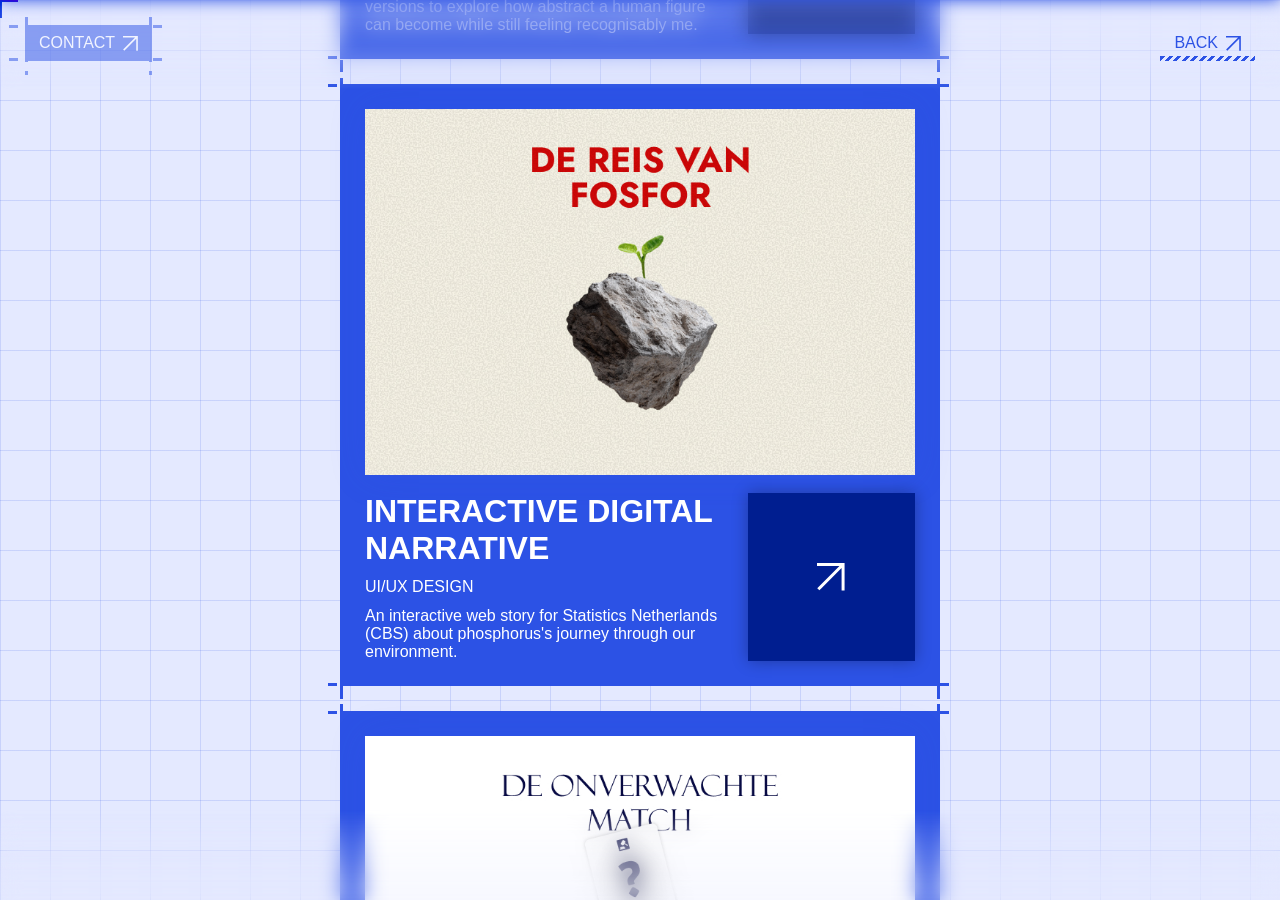
<file: all-projects.html>
<!DOCTYPE html>
<html lang="en">

<head>
    <script async src="https://www.googletagmanager.com/gtag/js?id=G-7J0M94LH9K"></script>
    <script>
        window.dataLayer = window.dataLayer || [];
        function gtag() { dataLayer.push(arguments); }
        gtag('js', new Date());

        gtag('config', 'G-7J0M94LH9K');
    </script>
    <meta charset="UTF-8">
    <meta name="viewport" content="width=device-width, initial-scale=1.0">
    <title>Projects</title>
    <meta name="description"
        content="Explore all my projects and case studies in one place. From interactive digital narratives to playful matchmakers, discover how I bring ideas to life through design.">
    <meta name="keywords"
        content="UI design, UX design, web design, digital product design, portfolio, Senn Reinders, interactive design, user experience, user interface, digital storytelling, graphic design, junior designer, communication and multimedia design, Zuyd University of Applied Sciences, design process, design toolbox, contact information, design projects, design case studies, design portfolio, design work, design showcase, design inspiration, design creativity, design skills, design expertise, design solutions, design impact, design thinking, design approach, design philosophy, design methodology, design principles, design aesthetics, design trends, design innovation, design impact, design storytelling, design communication, design collaboration, design feedback, design iteration, design improvement, design growth, design learning, design development, design career, design journey, design passion, design motivation, design goals, design aspirations, design vision, design mission, design values, design ethics, design impact, design influence, design community, design network, design connections, design opportunities, design challenges, design successes, design failures, design lessons, design insights, design reflections, design experiences, design stories, design case studies, design projects, design portfolio, design work, design showcase, design inspiration, design creativity, design skills, design expertise, design solutions, design impact, design thinking, design approach, design philosophy, design methodology, design principles, design aesthetics, design trends, design innovation, design impact, design storytelling, design communication, design collaboration, design feedback, design iteration, design improvement, design growth, design learning, design development, design career, design journey, design passion, design motivation, design goals, design aspirations, design vision, design mission, design values, design ethics, design impact, design influence, design community, design network, design connections, design opportunities, design challenges, design successes, design failures, design lessons, design insights, design reflections, design experiences, design stories, design case studies, design projects, design portfolio, design work, design showcase, design inspiration, design creativity, design skills, design expertise, design solutions, design impact, design thinking, design approach, design philosophy, design methodology, design principles, design aesthetics, design trends, design innovation, design impact, design storytelling, design communication, design collaboration, design feedback, design iteration, design improvement, design growth, design learning, design development, design career, design journey, design passion, design motivation, design goals, design aspirations, design vision, design mission, design values, design ethics, design impact, design influence, design community, design network, design connections, design opportunities, design challenges, design successes, design failures, design lessons, design insights, design reflections, design experiences, design stories, design case studies, design projects, design portfolio, design work, design showcase, design inspiration, design creativity, design skills, design expertise, design solutions, design impact, design thinking, design approach, design philosophy, design methodology, design principles, design aesthetics, design trends, design innovation, design impact, design storytelling, design communication, design collaboration, design feedback, design iteration, design improvement, design growth, design learning, design development, design career, design journey, design passion, design motivation, design goals, design aspirations, design vision, design mission, design values, design ethics, design impact, design influence, design community, design network, design connections, design opportunities, design challenges, design successes, design failures, design lessons, design insights, design reflections, design experiences, design stories, design case studies, design projects, design portfolio, design work, design showcase, design inspiration, design creativity, design skills, design expertise, design solutions, design impact, design thinking, design approach, design philosophy, design methodology, design principles, design aesthetics, design trends, design innovation, design impact, design storytelling, design communication, design collaboration, design feedback, design iteration, design improvement, design growth, design learning, design development, design career, design journey, design passion, design motivation, design goals, design aspirations, design vision, design mission">
    <meta name="author" content="Senn Reinders">
    <meta property="og:title" content="All Projects - Senn Reinders | UI/UX Designer">
    <meta property="og:description"
        content="Explore all my projects and case studies in one place. From interactive digital narratives to playful matchmakers, discover how I bring ideas to life through design.">
    <meta property="og:image" content="img/portfolio-preview.jpg">
    <meta property="og:url" content="https://www.sennreinders.com/all-projects.html">
    <meta name="twitter:card" content="summary_large_image">
    <meta name="twitter:title" content="Portfolio - Senn">
    <meta name="twitter:description"
        content="Explore all my projects and case studies in one place. From interactive digital narratives to playful matchmakers, discover how I bring ideas to life through design.">
    <meta name="twitter:image" content="img/portfolio-preview.jpg">
    <link rel="icon" type="image/x-icon" href="favicon.png">
    <link rel="stylesheet" href="css/reset.css">
    <link rel="stylesheet" href="css/styles.css">
    <link rel="stylesheet" href="css/project.css">
    <script src="js/cursor.js" defer></script>
    <script src="js/layout-state.js" defer></script>
    <script src="js/titles-scroller.js" defer></script>
    <script src="js/contact-form.js" defer></script>
    <script src="js/contact-popup.js" defer></script>
    <script src="js/infinite-projects.js" defer></script>
</head>

<body class="project-page">
    <div class="cursor"></div>
    <header>
        <nav class="heading links header">
            <div class="dashed-wrapper">
                <a onclick="openContactPopup()" id="contact-btn-header">contact <svg xmlns="http://www.w3.org/2000/svg"
                        width="15" height="15" viewBox="0 0 15 15" fill="none">
                        <path
                            d="M0.131608 13.5712L12.0927 1.61007L3.50787e-05 1.58253L3.49944e-05 -4.4768e-06H14.8447V14.8447H13.2346L13.2346 2.75197L1.27351 14.7131L0.131608 13.5712Z"
                            fill="white" />
                    </svg>
                    <svg xmlns="http://www.w3.org/2000/svg" width="15" height="15" viewBox="0 0 15 15" fill="none">
                        <path
                            d="M0.131608 13.5712L12.0927 1.61007L3.50787e-05 1.58253L3.49944e-05 -4.4768e-06H14.8447V14.8447H13.2346L13.2346 2.75197L1.27351 14.7131L0.131608 13.5712Z"
                            fill="white" />
                    </svg>
                </a>
            </div>
            <a onclick="handleBackOrClose()" id="back-btn-header" class="back-btn">
                BACK
                <svg xmlns="http://www.w3.org/2000/svg" width="15" height="15" viewBox="0 0 15 15" fill="none">
                    <path
                        d="M0.13112 13.5712L12.0922 1.61004L-0.000453203 1.5825L-0.000453287 -3.49944e-05H14.8442V14.8446H13.2341L13.2341 2.75194L1.27302 14.713L0.13112 13.5712Z"
                        fill="#2C52E5" />
                </svg>
                <svg xmlns="http://www.w3.org/2000/svg" width="15" height="15" viewBox="0 0 15 15" fill="none">
                    <path
                        d="M0.13112 13.5712L12.0922 1.61004L-0.000453203 1.5825L-0.000453287 -3.49944e-05H14.8442V14.8446H13.2341L13.2341 2.75194L1.27302 14.713L0.13112 13.5712Z"
                        fill="#2C52E5" />
                </svg>
            </a>
        </nav>
    </header>
    <main>
        <div class="titles-scroller overlay">
            <div class="scroller-inner">
                <p>GRAPHIC DESIGNER</p>
                <P>JUNIOR UI/UX DESIGNER</P>
                <p>WEB DESIGNER</p>
                <p>CURRENTLY WORKING ON BRILJANTONDERHOUD.NL</p>
                <p>LEARNING MOTION DESIGN THESE DAYS</p>
            </div>
        </div>
        <section class="all-projects">
            <div class="project">
                <a href="interactive-digital-narrative.html">
                    <img src="img/interactive-digital-narrative_thumbnail.jpg" alt="thumbnail">
                </a>
                <div class="txt-btn-grp">
                    <div class="txt-grp">
                        <h3>INTERACTIVE DIGITAL NARRATIVE</h3>
                        <h4>UI/UX Design</h4>
                        <p>An interactive web story for Statistics Netherlands (CBS) about phosphorus's journey through
                            our environment.</p>
                    </div>
                    <a href="interactive-digital-narrative.html">
                        <svg xmlns="http://www.w3.org/2000/svg" width="28" height="28" viewBox="0 0 28 28" fill="none">
                            <path
                                d="M0.244417 25.2114L22.4648 2.99107L-7.94699e-06 2.93991L-7.77841e-06 7.77841e-06H27.5772V27.5772L24.5861 27.5772L24.5861 5.11239L2.36574 27.3327L0.244417 25.2114Z"
                                fill="white" />
                        </svg>
                        <svg xmlns="http://www.w3.org/2000/svg" width="28" height="28" viewBox="0 0 28 28" fill="none">
                            <path
                                d="M0.244417 25.2114L22.4648 2.99107L-7.94699e-06 2.93991L-7.77841e-06 7.77841e-06H27.5772V27.5772L24.5861 27.5772L24.5861 5.11239L2.36574 27.3327L0.244417 25.2114Z"
                                fill="white" />
                        </svg>
                    </a>
                </div>
            </div>
            <div class="project">
                <a href="unexpected-research-matchmaker.html">
                    <img src="img/unexpected-research-matchmaker_thumbnail.jpg" alt="thumbnail">
                </a>
                <div class="txt-btn-grp">
                    <div class="txt-grp">
                        <h3>RESEARCH MATCHMAKER</h3>
                        <h4>UI/UX Design</h4>
                        <p>A playful digital matchmaker that pairs students with surprising research themes from Special
                            Collections through interactive, ever-changing card combinations.</p>
                    </div>
                    <a href="unexpected-research-matchmaker.html">
                        <svg xmlns="http://www.w3.org/2000/svg" width="28" height="28" viewBox="0 0 28 28" fill="none">
                            <path
                                d="M0.244417 25.2114L22.4648 2.99107L-7.94699e-06 2.93991L-7.77841e-06 7.77841e-06H27.5772V27.5772L24.5861 27.5772L24.5861 5.11239L2.36574 27.3327L0.244417 25.2114Z"
                                fill="white" />
                        </svg>
                        <svg xmlns="http://www.w3.org/2000/svg" width="28" height="28" viewBox="0 0 28 28" fill="none">
                            <path
                                d="M0.244417 25.2114L22.4648 2.99107L-7.94699e-06 2.93991L-7.77841e-06 7.77841e-06H27.5772V27.5772L24.5861 27.5772L24.5861 5.11239L2.36574 27.3327L0.244417 25.2114Z"
                                fill="white" />
                        </svg>
                    </a>
                </div>
            </div>
            <div class="project">
                <a href="portfolio.html">
                    <img src="img/portfolio-thumbnail.jpg" alt="thumbnail">
                </a>
                <div class="txt-btn-grp">
                    <div class="txt-grp">
                        <h3>PORTFOLIO</h3>
                        <h4>UI/UX Design, Development</h4>
                        <p>A calm yet expressive digital hub where I bring together thoughtful UI, motion and
                            interaction to tell clear visual stories across different projects.</p>
                    </div>
                    <a href="portfolio.html">
                        <svg xmlns="http://www.w3.org/2000/svg" width="28" height="28" viewBox="0 0 28 28" fill="none">
                            <path
                                d="M0.244417 25.2114L22.4648 2.99107L-7.94699e-06 2.93991L-7.77841e-06 7.77841e-06H27.5772V27.5772L24.5861 27.5772L24.5861 5.11239L2.36574 27.3327L0.244417 25.2114Z"
                                fill="white" />
                        </svg>
                        <svg xmlns="http://www.w3.org/2000/svg" width="28" height="28" viewBox="0 0 28 28" fill="none">
                            <path
                                d="M0.244417 25.2114L22.4648 2.99107L-7.94699e-06 2.93991L-7.77841e-06 7.77841e-06H27.5772V27.5772L24.5861 27.5772L24.5861 5.11239L2.36574 27.3327L0.244417 25.2114Z"
                                fill="white" />
                        </svg>
                    </a>
                </div>
            </div>
            <div class="project">
                <a href="interactive-3d-model.html">
                    <img src="img/interactive-3d-model-thumbnail.jpg" alt="thumbnail">
                </a>
                <div class="txt-btn-grp">
                    <div class="txt-grp">
                        <h3>INTERACTIVE 3D MODEL</h3>
                        <h4>3D INTERACTION</h4>
                        <p>A 3D self-portrait that turns a body scan into three versions to explore how abstract a human figure can become while still feeling recognisably me.</p>
                    </div>
                    <a href="interactive-3d-model.html">
                        <svg xmlns="http://www.w3.org/2000/svg" width="28" height="28" viewBox="0 0 28 28" fill="none">
                            <path
                                d="M0.244417 25.2114L22.4648 2.99107L-7.94699e-06 2.93991L-7.77841e-06 7.77841e-06H27.5772V27.5772L24.5861 27.5772L24.5861 5.11239L2.36574 27.3327L0.244417 25.2114Z"
                                fill="white" />
                        </svg>
                        <svg xmlns="http://www.w3.org/2000/svg" width="28" height="28" viewBox="0 0 28 28" fill="none">
                            <path
                                d="M0.244417 25.2114L22.4648 2.99107L-7.94699e-06 2.93991L-7.77841e-06 7.77841e-06H27.5772V27.5772L24.5861 27.5772L24.5861 5.11239L2.36574 27.3327L0.244417 25.2114Z"
                                fill="white" />
                        </svg>
                    </a>
                </div>
            </div>
        </section>
    </main>

    <div class="minimum-width-warning">
        <h3>UNDER CONSTRUCTION</h3>
        <p>Unfortunately, this website is not yet optimized for smaller screens. Please visit the website on a device
            with a larger screen to experience it fully.</p>
        <div class="tape one"></div>
        <div class="tape two"></div>
        <div class="tape three"></div>
        <div class="tape four"></div>
        <h4>CONTACT ME</h4>
        <div class="socials">
            <a class="svg-container" href=https://www.linkedin.com/in/senn-reinders/">
                <svg xmlns="http://www.w3.org/2000/svg" width="18" height="18" viewBox="0 0 18 18" fill="none">
                    <path
                        d="M16 0C16.5304 0 17.0391 0.210714 17.4142 0.585786C17.7893 0.960859 18 1.46957 18 2V16C18 16.5304 17.7893 17.0391 17.4142 17.4142C17.0391 17.7893 16.5304 18 16 18H2C1.46957 18 0.960859 17.7893 0.585786 17.4142C0.210714 17.0391 0 16.5304 0 16V2C0 1.46957 0.210714 0.960859 0.585786 0.585786C0.960859 0.210714 1.46957 0 2 0H16ZM15.5 15.5V10.2C15.5 9.33539 15.1565 8.5062 14.5452 7.89483C13.9338 7.28346 13.1046 6.94 12.24 6.94C11.39 6.94 10.4 7.46 9.92 8.24V7.13H7.13V15.5H9.92V10.57C9.92 9.8 10.54 9.17 11.31 9.17C11.6813 9.17 12.0374 9.3175 12.2999 9.58005C12.5625 9.8426 12.71 10.1987 12.71 10.57V15.5H15.5ZM3.88 5.56C4.32556 5.56 4.75288 5.383 5.06794 5.06794C5.383 4.75288 5.56 4.32556 5.56 3.88C5.56 2.95 4.81 2.19 3.88 2.19C3.43178 2.19 3.00193 2.36805 2.68499 2.68499C2.36805 3.00193 2.19 3.43178 2.19 3.88C2.19 4.81 2.95 5.56 3.88 5.56ZM5.27 15.5V7.13H2.5V15.5H5.27Z"
                        fill="white" />
                </svg>
            </a>
            <a class="svg-container" href="mailto:reinderssenn@gmail.com">
                <svg xmlns="http://www.w3.org/2000/svg" width="20" height="16" viewBox="0 0 20 16" fill="none">
                    <path
                        d="M18 0H2C1.46957 0 0.960859 0.210714 0.585786 0.585786C0.210714 0.960859 0 1.46957 0 2V14C0 14.5304 0.210714 15.0391 0.585786 15.4142C0.960859 15.7893 1.46957 16 2 16H18C18.5304 16 19.0391 15.7893 19.4142 15.4142C19.7893 15.0391 20 14.5304 20 14V2C20 1.46957 19.7893 0.960859 19.4142 0.585786C19.0391 0.210714 18.5304 0 18 0ZM18 4.236L10 9.118L2 4.236V2H18V4.236Z"
                        fill="white" />
                </svg>
            </a>
            <a class="svg-container" href="https://wa.me/31613909482">
                <svg xmlns="http://www.w3.org/2000/svg" width="20" height="20" viewBox="0 0 20 20" fill="none">
                    <path
                        d="M17 2.91005C16.0831 1.98416 14.991 1.25002 13.7875 0.750416C12.584 0.250812 11.2931 -0.00426317 9.99 5.38951e-05C4.53 5.38951e-05 0.0800002 4.45005 0.0800002 9.91005C0.0800002 11.6601 0.54 13.3601 1.4 14.8601L0 20.0001L5.25 18.6201C6.7 19.4101 8.33 19.8301 9.99 19.8301C15.45 19.8301 19.9 15.3801 19.9 9.92005C19.9 7.27005 18.87 4.78005 17 2.91005ZM9.99 18.1501C8.51 18.1501 7.06 17.7501 5.79 17.0001L5.49 16.8201L2.37 17.6401L3.2 14.6001L3 14.2901C2.17755 12.9771 1.74092 11.4593 1.74 9.91005C1.74 5.37005 5.44 1.67005 9.98 1.67005C12.18 1.67005 14.25 2.53005 15.8 4.09005C16.5676 4.85392 17.1759 5.7626 17.5896 6.76338C18.0033 7.76417 18.2142 8.83714 18.21 9.92005C18.23 14.4601 14.53 18.1501 9.99 18.1501ZM14.51 11.9901C14.26 11.8701 13.04 11.2701 12.82 11.1801C12.59 11.1001 12.43 11.0601 12.26 11.3001C12.09 11.5501 11.62 12.1101 11.48 12.2701C11.34 12.4401 11.19 12.4601 10.94 12.3301C10.69 12.2101 9.89 11.9401 8.95 11.1001C8.21 10.4401 7.72 9.63005 7.57 9.38005C7.43 9.13005 7.55 9.00005 7.68 8.87005C7.79 8.76005 7.93 8.58005 8.05 8.44005C8.17 8.30005 8.22 8.19005 8.3 8.03005C8.38 7.86005 8.34 7.72005 8.28 7.60005C8.22 7.48005 7.72 6.26005 7.52 5.76005C7.32 5.28005 7.11 5.34005 6.96 5.33005H6.48C6.31 5.33005 6.05 5.39005 5.82 5.64005C5.6 5.89005 4.96 6.49005 4.96 7.71005C4.96 8.93005 5.85 10.1101 5.97 10.2701C6.09 10.4401 7.72 12.9401 10.2 14.0101C10.79 14.2701 11.25 14.4201 11.61 14.5301C12.2 14.7201 12.74 14.6901 13.17 14.6301C13.65 14.5601 14.64 14.0301 14.84 13.4501C15.05 12.8701 15.05 12.3801 14.98 12.2701C14.91 12.1601 14.76 12.1101 14.51 11.9901Z"
                        fill="white" />
                </svg>
            </a>
        </div>
    </div>

    <section class="contact pop-up" id="contact">
        <div class="left">
            <h3>LET'S BUILD</h3>
            <form method="POST" id="form">
                <input type="text" name="first-name" id="first-name" placeholder="First name" required>
                <input type="text" name="last-name" id="last-name" placeholder="Last name" required>
                <input type="email" name="email" id="email" placeholder="E-mail" required>
                <input type="text" name="company" id="company" placeholder="Company (optional)">
                <textarea name="message" id="message" placeholder="Message" required></textarea>
                <!-- <div class="captcha-wrapper">
                            <div class="captcha-header">
                                <h5>HUMAN CHECKPOINT</h5>
                                <p>Just a quick security check. Please confirm below that you're not a robot.</p>
                            </div>
                            <div class="h-captcha" data-captcha="true"></div>
                        </div> -->
                <button type="submit">Send message
                    <svg xmlns="http://www.w3.org/2000/svg" width="14" height="14" viewBox="0 0 14 14" fill="none">
                        <path
                            d="M9.53674e-07 6.46154L11.8409 6.46154L5.86895 0.746246L6.65227 0L14 7L6.65227 14L5.85532 13.2408L11.8409 7.53846L9.53674e-07 7.53846V6.46154Z" />
                    </svg>
                </button>
                <div class="conformation-message">
                    <div class="circle">
                        <svg xmlns="http://www.w3.org/2000/svg" width="49" height="37" viewBox="0 0 49 37" fill="none">
                            <path d="M17.1 36.075L0 18.975L4.275 14.7L17.1 27.525L44.625 0L48.9 4.275L17.1 36.075Z"
                                fill="white" />
                        </svg>
                    </div>
                    <h4>BUILDING PLAN CREATED</h4>
                    <p>I will contact you as soon as possible</p>
                </div>
            </form>
        </div>
        <div class="right">
            <div class="profile">
                <img src="img/profile-picture.jpg" alt="profile-picture">
                <h4>Senn Reinders</h4>
            </div>
            <div class="platforms">
                <a class="linkedin" href="https://www.linkedin.com/in/senn-reinders/" target="_blank">
                    <div class="svg-container">
                        <svg xmlns="http://www.w3.org/2000/svg" width="18" height="18" viewBox="0 0 18 18" fill="none">
                            <path
                                d="M16 0C16.5304 0 17.0391 0.210714 17.4142 0.585786C17.7893 0.960859 18 1.46957 18 2V16C18 16.5304 17.7893 17.0391 17.4142 17.4142C17.0391 17.7893 16.5304 18 16 18H2C1.46957 18 0.960859 17.7893 0.585786 17.4142C0.210714 17.0391 0 16.5304 0 16V2C0 1.46957 0.210714 0.960859 0.585786 0.585786C0.960859 0.210714 1.46957 0 2 0H16ZM15.5 15.5V10.2C15.5 9.33539 15.1565 8.5062 14.5452 7.89483C13.9338 7.28346 13.1046 6.94 12.24 6.94C11.39 6.94 10.4 7.46 9.92 8.24V7.13H7.13V15.5H9.92V10.57C9.92 9.8 10.54 9.17 11.31 9.17C11.6813 9.17 12.0374 9.3175 12.2999 9.58005C12.5625 9.8426 12.71 10.1987 12.71 10.57V15.5H15.5ZM3.88 5.56C4.32556 5.56 4.75288 5.383 5.06794 5.06794C5.383 4.75288 5.56 4.32556 5.56 3.88C5.56 2.95 4.81 2.19 3.88 2.19C3.43178 2.19 3.00193 2.36805 2.68499 2.68499C2.36805 3.00193 2.19 3.43178 2.19 3.88C2.19 4.81 2.95 5.56 3.88 5.56ZM5.27 15.5V7.13H2.5V15.5H5.27Z" />
                        </svg>
                    </div>
                    <p>Senn Reinders</p>
                </a>
                <a class="mail" href="mailto:reinderssenn@gmail.com">
                    <div class="svg-container">
                        <svg xmlns="http://www.w3.org/2000/svg" width="20" height="16" viewBox="0 0 20 16" fill="none">
                            <path
                                d="M18 0H2C1.46957 0 0.960859 0.210714 0.585786 0.585786C0.210714 0.960859 0 1.46957 0 2V14C0 14.5304 0.210714 15.0391 0.585786 15.4142C0.960859 15.7893 1.46957 16 2 16H18C18.5304 16 19.0391 15.7893 19.4142 15.4142C19.7893 15.0391 20 14.5304 20 14V2C20 1.46957 19.7893 0.960859 19.4142 0.585786C19.0391 0.210714 18.5304 0 18 0ZM18 4.236L10 9.118L2 4.236V2H18V4.236Z" />
                        </svg>
                    </div>
                    <p>reinderssenn@gmail.com</p>
                </a>
                <a class="phone" href="tel:+31613909482">
                    <div class="svg-container">
                        <svg xmlns="http://www.w3.org/2000/svg" width="18" height="18" viewBox="0 0 18 18" fill="none">
                            <path
                                d="M17.9984 12.46L12.7284 11.85L10.2084 14.37C7.36983 12.9259 5.0625 10.6186 3.61844 7.78L6.14844 5.25L5.53844 0H0.0284377C-0.551562 10.18 7.81844 18.55 17.9984 17.97V12.46Z" />
                        </svg>
                    </div>
                    <p>+31 6 13909482</p>
                </a>
                <a class="whatsapp" href="https://wa.me/31613909482" target="_blank">
                    <div class="svg-container">
                        <svg xmlns="http://www.w3.org/2000/svg" width="20" height="20" viewBox="0 0 20 20" fill="none">
                            <path
                                d="M17 2.91005C16.0831 1.98416 14.991 1.25002 13.7875 0.750416C12.584 0.250812 11.2931 -0.00426317 9.99 5.38951e-05C4.53 5.38951e-05 0.0800002 4.45005 0.0800002 9.91005C0.0800002 11.6601 0.54 13.3601 1.4 14.8601L0 20.0001L5.25 18.6201C6.7 19.4101 8.33 19.8301 9.99 19.8301C15.45 19.8301 19.9 15.3801 19.9 9.92005C19.9 7.27005 18.87 4.78005 17 2.91005ZM9.99 18.1501C8.51 18.1501 7.06 17.7501 5.79 17.0001L5.49 16.8201L2.37 17.6401L3.2 14.6001L3 14.2901C2.17755 12.9771 1.74092 11.4593 1.74 9.91005C1.74 5.37005 5.44 1.67005 9.98 1.67005C12.18 1.67005 14.25 2.53005 15.8 4.09005C16.5676 4.85392 17.1759 5.7626 17.5896 6.76338C18.0033 7.76417 18.2142 8.83714 18.21 9.92005C18.23 14.4601 14.53 18.1501 9.99 18.1501ZM14.51 11.9901C14.26 11.8701 13.04 11.2701 12.82 11.1801C12.59 11.1001 12.43 11.0601 12.26 11.3001C12.09 11.5501 11.62 12.1101 11.48 12.2701C11.34 12.4401 11.19 12.4601 10.94 12.3301C10.69 12.2101 9.89 11.9401 8.95 11.1001C8.21 10.4401 7.72 9.63005 7.57 9.38005C7.43 9.13005 7.55 9.00005 7.68 8.87005C7.79 8.76005 7.93 8.58005 8.05 8.44005C8.17 8.30005 8.22 8.19005 8.3 8.03005C8.38 7.86005 8.34 7.72005 8.28 7.60005C8.22 7.48005 7.72 6.26005 7.52 5.76005C7.32 5.28005 7.11 5.34005 6.96 5.33005H6.48C6.31 5.33005 6.05 5.39005 5.82 5.64005C5.6 5.89005 4.96 6.49005 4.96 7.71005C4.96 8.93005 5.85 10.1101 5.97 10.2701C6.09 10.4401 7.72 12.9401 10.2 14.0101C10.79 14.2701 11.25 14.4201 11.61 14.5301C12.2 14.7201 12.74 14.6901 13.17 14.6301C13.65 14.5601 14.64 14.0301 14.84 13.4501C15.05 12.8701 15.05 12.3801 14.98 12.2701C14.91 12.1601 14.76 12.1101 14.51 11.9901Z" />
                        </svg>
                    </div>
                    <p>+31 6 13909482</p>
                </a>
                <a class="awwwards" href="https://www.awwwards.com/senn-reinders/" target="_blank">
                    <div class="svg-container">
                        <svg xmlns="http://www.w3.org/2000/svg" width="24" height="13" viewBox="0 0 24 13" fill="none">
                            <path
                                d="M14.72 0L12.48 8.68L10.36 0H7.47L5.35 8.68L3.11 0H0L4.01 12.65H6.75L8.92 4.47L11.08 12.65H13.82L17.83 0H14.72ZM19.82 10.7C19.82 11.9 20.72 12.8 21.91 12.8C23.11 12.8 24 11.9 24 10.7C24 9.5 23.1 8.58 21.9 8.58C20.71 8.58 19.82 9.48 19.82 10.69" />
                        </svg>
                    </div>
                    <p>@senn-reinders</p>
                </a>
            </div>
        </div>
    </section>
    <div class="blurr-overlay"></div>
    <div class="blurr-overlay two"></div>

    <script src="js/page-transition.js" defer></script>
</body>

</html>
</file>
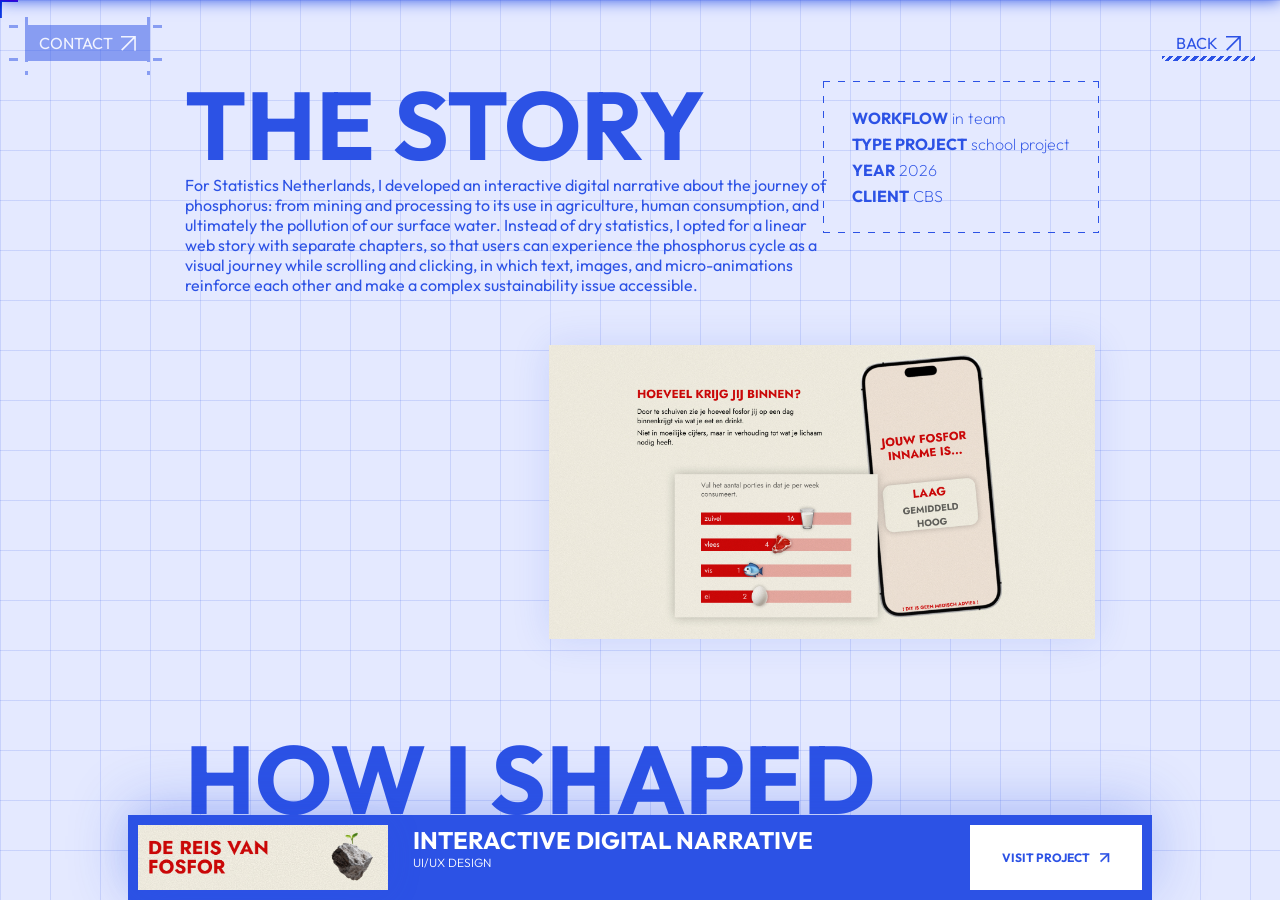
<file: interactive-digital-narrative.html>
<!DOCTYPE html>
<html lang="en">

<head>
    <script async src="https://www.googletagmanager.com/gtag/js?id=G-7J0M94LH9K"></script>
    <script>
        window.dataLayer = window.dataLayer || [];
        function gtag() { dataLayer.push(arguments); }
        gtag('js', new Date());

        gtag('config', 'G-7J0M94LH9K');
    </script>
    <meta charset="UTF-8">
    <meta name="viewport" content="width=device-width, initial-scale=1.0">
    <title>INTERACTIVE DIGITAL NARRATIVE</title>
    <meta name="description"
        content="For Statistics Netherlands, I developed an interactive digital narrative about the journey of phosphorus: from mining and processing to its use in agriculture, human consumption, and ultimately the pollution of our surface water. Instead of dry statistics, I opted for a linear web story with separate chapters, so that users can experience the phosphorus cycle as a visual journey while scrolling and clicking, in which text, images, and micro-animations reinforce each other and make a complex sustainability issue accessible.">
    <meta name="keywords"
        content="UI design, UX design, web design, digital product design, portfolio, Senn Reinders, interactive design, user experience, user interface, digital storytelling, graphic design, junior designer, communication and multimedia design, Zuyd University of Applied Sciences, design process, design toolbox, contact information, design projects, design case studies, design portfolio, design work, design showcase, design inspiration, design creativity, design skills, design expertise, design solutions, design impact, design thinking, design approach, design philosophy, design methodology, design principles, design aesthetics, design trends, design innovation, design impact, design storytelling, design communication, design collaboration, design feedback, design iteration, design improvement, design growth, design learning, design development, design career, design journey, design passion, design motivation, design goals, design aspirations, design vision, design mission, design values, design ethics, design impact, design influence, design community, design network, design connections, design opportunities, design challenges, design successes, design failures, design lessons, design insights, design reflections, design experiences, design stories, design case studies, design projects, design portfolio, design work, design showcase, design inspiration, design creativity, design skills, design expertise, design solutions, design impact, design thinking, design approach, design philosophy, design methodology, design principles, design aesthetics, design trends, design innovation, design impact, design storytelling, design communication, design collaboration, design feedback, design iteration, design improvement, design growth, design learning, design development, design career, design journey, design passion, design motivation, design goals, design aspirations, design vision, design mission, design values, design ethics, design impact, design influence, design community, design network, design connections, design opportunities, design challenges, design successes, design failures, design lessons, design insights, design reflections, design experiences, design stories, design case studies, design projects, design portfolio, design work, design showcase, design inspiration, design creativity, design skills, design expertise, design solutions, design impact, design thinking, design approach, design philosophy, design methodology, design principles, design aesthetics, design trends, design innovation, design impact, design storytelling, design communication, design collaboration, design feedback, design iteration, design improvement, design growth, design learning, design development, design career, design journey, design passion, design motivation, design goals, design aspirations, design vision, design mission, design values, design ethics, design impact, design influence, design community, design network, design connections, design opportunities, design challenges, design successes, design failures, design lessons, design insights, design reflections, design experiences, design stories, design case studies, design projects, design portfolio, design work, design showcase, design inspiration, design creativity, design skills, design expertise, design solutions, design impact, design thinking, design approach, design philosophy, design methodology, design principles, design aesthetics, design trends, design innovation, design impact, design storytelling, design communication, design collaboration, design feedback, design iteration, design improvement, design growth, design learning, design development, design career, design journey, design passion, design motivation, design goals, design aspirations, design vision, design mission, design values, design ethics, design impact, design influence, design community, design network, design connections, design opportunities, design challenges, design successes, design failures, design lessons, design insights, design reflections, design experiences, design stories, design case studies, design projects, design portfolio, design work, design showcase, design inspiration, design creativity, design skills, design expertise, design solutions, design impact, design thinking, design approach, design philosophy, design methodology, design principles, design aesthetics, design trends, design innovation, design impact, design storytelling, design communication, design collaboration, design feedback, design iteration, design improvement, design growth, design learning, design development, design career, design journey, design passion, design motivation, design goals, design aspirations, design vision, design mission">
    <meta name="author" content="Senn Reinders">
    <meta property="og:title" content="Portfolio - Senn Reinders | UI/UX Designerz">
    <meta property="og:description"
        content="For Statistics Netherlands, I developed an interactive digital narrative about the journey of phosphorus: from mining and processing to its use in agriculture, human consumption, and ultimately the pollution of our surface water. Instead of dry statistics, I opted for a linear web story with separate chapters, so that users can experience the phosphorus cycle as a visual journey while scrolling and clicking, in which text, images, and micro-animations reinforce each other and make a complex sustainability issue accessible.">
    <meta property="og:image" content="img/portfolio-preview.jpg">
    <meta property="og:url" content="https://www.sennreinders.com/">
    <meta name="twitter:card" content="summary_large_image">
    <meta name="twitter:title" content="Portfolio - Senn">
    <meta name="twitter:description"
        content="For Statistics Netherlands, I developed an interactive digital narrative about the journey of phosphorus: from mining and processing to its use in agriculture, human consumption, and ultimately the pollution of our surface water. Instead of dry statistics, I opted for a linear web story with separate chapters, so that users can experience the phosphorus cycle as a visual journey while scrolling and clicking, in which text, images, and micro-animations reinforce each other and make a complex sustainability issue accessible.">
    <meta name="twitter:image" content="img/portfolio-preview.jpg">
    <link rel="icon" type="image/x-icon" href="favicon.png">
    <link rel="stylesheet" href="css/reset.css">
    <link rel="stylesheet" href="css/styles.css">
    <link rel="stylesheet" href="css/project.css">
    <script src="js/cursor.js" defer></script>
    <script src="js/layout-state.js" defer></script>
    <script src="js/contact-popup.js" defer></script>
    <link href="https://fonts.googleapis.com/css?family=Outfit:100,200,300,regular,500,600,700,800,900"
        rel="stylesheet" />
</head>

<body class="project-page">
    <div class="cursor"></div>
    <header>
        <nav class="heading links header">
            <div class="dashed-wrapper">
                <a onclick="openContactPopup()" id="contact-btn-header">contact <svg xmlns="http://www.w3.org/2000/svg"
                        width="15" height="15" viewBox="0 0 15 15" fill="none">
                        <path
                            d="M0.131608 13.5712L12.0927 1.61007L3.50787e-05 1.58253L3.49944e-05 -4.4768e-06H14.8447V14.8447H13.2346L13.2346 2.75197L1.27351 14.7131L0.131608 13.5712Z"
                            fill="white" />
                    </svg>
                    <svg xmlns="http://www.w3.org/2000/svg" width="15" height="15" viewBox="0 0 15 15" fill="none">
                        <path
                            d="M0.131608 13.5712L12.0927 1.61007L3.50787e-05 1.58253L3.49944e-05 -4.4768e-06H14.8447V14.8447H13.2346L13.2346 2.75197L1.27351 14.7131L0.131608 13.5712Z"
                            fill="white" />
                    </svg>
                </a>
            </div>
            <a onclick="handleBackOrClose()" id="back-btn-header" class="back-btn">
                BACK
                <svg xmlns="http://www.w3.org/2000/svg" width="15" height="15" viewBox="0 0 15 15" fill="none">
                    <path
                        d="M0.13112 13.5712L12.0922 1.61004L-0.000453203 1.5825L-0.000453287 -3.49944e-05H14.8442V14.8446H13.2341L13.2341 2.75194L1.27302 14.713L0.13112 13.5712Z"
                        fill="#2C52E5" />
                </svg>
                <svg xmlns="http://www.w3.org/2000/svg" width="15" height="15" viewBox="0 0 15 15" fill="none">
                    <path
                        d="M0.13112 13.5712L12.0922 1.61004L-0.000453203 1.5825L-0.000453287 -3.49944e-05H14.8442V14.8446H13.2341L13.2341 2.75194L1.27302 14.713L0.13112 13.5712Z"
                        fill="#2C52E5" />
                </svg>
            </a>
        </nav>
    </header>
    <main>
        <div class="titles-scroller overlay">
            <div class="scroller-inner">
                <p>GRAPHIC DESIGNER</p>
                <P>JUNIOR UI/UX DESIGNER</P>
                <p>WEB DESIGNER</p>
                <p>CURRENTLY WORKING ON BRILJANTONDERHOUD.NL</p>
                <p>LEARNING MOTION DESIGN THESE DAYS</p>
            </div>
        </div>
        <h3>THE STORY</h3>
        <p>For Statistics Netherlands, I developed an interactive digital narrative about the journey of phosphorus:
            from mining and processing to its use in agriculture, human consumption, and ultimately the pollution of our
            surface water. Instead of dry statistics, I opted for a linear web story with separate chapters, so that
            users can experience the phosphorus cycle as a visual journey while scrolling and clicking, in which text,
            images, and micro-animations reinforce each other and make a complex sustainability issue accessible.</p>
        <img src="img/interactive-digital-narrative_design-phone.jpg" alt="design-phone">
        <h3>HOW I SHAPED THIS</h3>
        <p>This project shows how I use storytelling to make complex topics feel human and understandable. Instead of
            treating this as a data visualisation, I approached it as a guided journey: what should someone feel and
            realise at each step of the phosphorus cycle? I broke the story into clear chapters and used scrolling,
            pacing and small interactions to slowly build that awareness. Visually, I kept the interface calm so that
            movement and transitions do the work, rather than shouting for attention. It is a good example of how I like
            to translate abstract research into a narrative that users can simply follow, without losing the depth
            behind it.</p>
        <img class="full-width" src="img/interactive-digital-narrative_workflow.jpg" alt="workflow-in-figma">
        <h3>CHALLENGES</h3>
        <p>The key challenge was to make complex, data-driven content understandable without oversimplifying it. By
            distilling each stage of the phosphorus cycle into a single clear message, accompanied by appropriate
            visuals and micro-interactions, I created a consistent experience that feels both informative and intuitive.
        </p>
        <img src="img/interactive-digital-narrative_design-responsiveness.jpg" alt="responsiveness-design">
        <img src="img/interactive-digital-narrative_design-hero.jpg" alt="hero-section-design" class="left-aligned">
        <img src="img/interactive-digital-narrative_mockup.jpg" alt="mockup">
        <ul class="lables">
            <li><span>workflow</span> in team</li>
            <li><span>type project</span> school project</li>
            <li><span>year</span> 2026</li>
            <li><span>client</span> CBS</li>
        </ul>
    </main>
    <footer>
        <div class="left">
            <img src="img/interactive-digital-narrative_thumbnail-small.jpg" alt="project-thumbnail">
            <div class="text">
                <h3>INTERACTIVE DIGITAL NARRATIVE</h3>
                <h4>UI/UX Design</h4>
            </div>
        </div>
        <nav class="right">
            <a href="https://mia-mms-2526.github.io/team07/" class="visit-project" target="_blank">
                visit project
                <svg xmlns="http://www.w3.org/2000/svg" width="10" height="10" viewBox="0 0 10 10" fill="none">
                    <path
                        d="M9.0801 0.399626V8.98987L8.88054 8.98918H7.77016L7.77085 8.78961V2.43808L1.21078 8.99815L0.282702 8.07008L6.84416 1.50862L0.490553 1.49412H0.290298L0.290989 1.29456V0.399626L0.290298 0.200061H9.0808L9.0801 0.399626Z"
                        fill="#2C52E5" stroke="#2C52E5" stroke-width="0.4" />
                </svg>
                <svg xmlns="http://www.w3.org/2000/svg" width="10" height="10" viewBox="0 0 10 10" fill="none">
                    <path
                        d="M9.0801 0.399626V8.98987L8.88054 8.98918H7.77016L7.77085 8.78961V2.43808L1.21078 8.99815L0.282702 8.07008L6.84416 1.50862L0.490553 1.49412H0.290298L0.290989 1.29456V0.399626L0.290298 0.200061H9.0808L9.0801 0.399626Z"
                        fill="#2C52E5" stroke="#2C52E5" stroke-width="0.4" />
                </svg>
            </a>
        </nav>
    </footer>
    <div class="minimum-width-warning">
        <h3>UNDER CONSTRUCTION</h3>
        <p>Unfortunately, this website is not yet optimized for smaller screens. Please visit the website on a device
            with a larger screen to experience it fully.</p>
        <div class="tape one"></div>
        <div class="tape two"></div>
        <div class="tape three"></div>
        <div class="tape four"></div>
        <h4>CONTACT ME</h4>
        <div class="socials">
            <a class="svg-container" href=https://www.linkedin.com/in/senn-reinders/">
                <svg xmlns="http://www.w3.org/2000/svg" width="18" height="18" viewBox="0 0 18 18" fill="none">
                    <path
                        d="M16 0C16.5304 0 17.0391 0.210714 17.4142 0.585786C17.7893 0.960859 18 1.46957 18 2V16C18 16.5304 17.7893 17.0391 17.4142 17.4142C17.0391 17.7893 16.5304 18 16 18H2C1.46957 18 0.960859 17.7893 0.585786 17.4142C0.210714 17.0391 0 16.5304 0 16V2C0 1.46957 0.210714 0.960859 0.585786 0.585786C0.960859 0.210714 1.46957 0 2 0H16ZM15.5 15.5V10.2C15.5 9.33539 15.1565 8.5062 14.5452 7.89483C13.9338 7.28346 13.1046 6.94 12.24 6.94C11.39 6.94 10.4 7.46 9.92 8.24V7.13H7.13V15.5H9.92V10.57C9.92 9.8 10.54 9.17 11.31 9.17C11.6813 9.17 12.0374 9.3175 12.2999 9.58005C12.5625 9.8426 12.71 10.1987 12.71 10.57V15.5H15.5ZM3.88 5.56C4.32556 5.56 4.75288 5.383 5.06794 5.06794C5.383 4.75288 5.56 4.32556 5.56 3.88C5.56 2.95 4.81 2.19 3.88 2.19C3.43178 2.19 3.00193 2.36805 2.68499 2.68499C2.36805 3.00193 2.19 3.43178 2.19 3.88C2.19 4.81 2.95 5.56 3.88 5.56ZM5.27 15.5V7.13H2.5V15.5H5.27Z"
                        fill="white" />
                </svg>
            </a>
            <a class="svg-container" href="mailto:reinderssenn@gmail.com">
                <svg xmlns="http://www.w3.org/2000/svg" width="20" height="16" viewBox="0 0 20 16" fill="none">
                    <path
                        d="M18 0H2C1.46957 0 0.960859 0.210714 0.585786 0.585786C0.210714 0.960859 0 1.46957 0 2V14C0 14.5304 0.210714 15.0391 0.585786 15.4142C0.960859 15.7893 1.46957 16 2 16H18C18.5304 16 19.0391 15.7893 19.4142 15.4142C19.7893 15.0391 20 14.5304 20 14V2C20 1.46957 19.7893 0.960859 19.4142 0.585786C19.0391 0.210714 18.5304 0 18 0ZM18 4.236L10 9.118L2 4.236V2H18V4.236Z"
                        fill="white" />
                </svg>
            </a>
            <a class="svg-container" href="https://wa.me/31613909482">
                <svg xmlns="http://www.w3.org/2000/svg" width="20" height="20" viewBox="0 0 20 20" fill="none">
                    <path
                        d="M17 2.91005C16.0831 1.98416 14.991 1.25002 13.7875 0.750416C12.584 0.250812 11.2931 -0.00426317 9.99 5.38951e-05C4.53 5.38951e-05 0.0800002 4.45005 0.0800002 9.91005C0.0800002 11.6601 0.54 13.3601 1.4 14.8601L0 20.0001L5.25 18.6201C6.7 19.4101 8.33 19.8301 9.99 19.8301C15.45 19.8301 19.9 15.3801 19.9 9.92005C19.9 7.27005 18.87 4.78005 17 2.91005ZM9.99 18.1501C8.51 18.1501 7.06 17.7501 5.79 17.0001L5.49 16.8201L2.37 17.6401L3.2 14.6001L3 14.2901C2.17755 12.9771 1.74092 11.4593 1.74 9.91005C1.74 5.37005 5.44 1.67005 9.98 1.67005C12.18 1.67005 14.25 2.53005 15.8 4.09005C16.5676 4.85392 17.1759 5.7626 17.5896 6.76338C18.0033 7.76417 18.2142 8.83714 18.21 9.92005C18.23 14.4601 14.53 18.1501 9.99 18.1501ZM14.51 11.9901C14.26 11.8701 13.04 11.2701 12.82 11.1801C12.59 11.1001 12.43 11.0601 12.26 11.3001C12.09 11.5501 11.62 12.1101 11.48 12.2701C11.34 12.4401 11.19 12.4601 10.94 12.3301C10.69 12.2101 9.89 11.9401 8.95 11.1001C8.21 10.4401 7.72 9.63005 7.57 9.38005C7.43 9.13005 7.55 9.00005 7.68 8.87005C7.79 8.76005 7.93 8.58005 8.05 8.44005C8.17 8.30005 8.22 8.19005 8.3 8.03005C8.38 7.86005 8.34 7.72005 8.28 7.60005C8.22 7.48005 7.72 6.26005 7.52 5.76005C7.32 5.28005 7.11 5.34005 6.96 5.33005H6.48C6.31 5.33005 6.05 5.39005 5.82 5.64005C5.6 5.89005 4.96 6.49005 4.96 7.71005C4.96 8.93005 5.85 10.1101 5.97 10.2701C6.09 10.4401 7.72 12.9401 10.2 14.0101C10.79 14.2701 11.25 14.4201 11.61 14.5301C12.2 14.7201 12.74 14.6901 13.17 14.6301C13.65 14.5601 14.64 14.0301 14.84 13.4501C15.05 12.8701 15.05 12.3801 14.98 12.2701C14.91 12.1601 14.76 12.1101 14.51 11.9901Z"
                        fill="white" />
                </svg>
            </a>
        </div>
    </div>

    <section class="contact pop-up" id="contact">
        <div class="left">
            <h3>LET'S BUILD</h3>
            <form method="POST" id="form">
                <input type="text" name="first-name" id="first-name" placeholder="First name" required>
                <input type="text" name="last-name" id="last-name" placeholder="Last name" required>
                <input type="email" name="email" id="email" placeholder="E-mail" required>
                <input type="text" name="company" id="company" placeholder="Company (optional)">
                <textarea name="message" id="message" placeholder="Message" required></textarea>
                <!-- <div class="captcha-wrapper">
                            <div class="captcha-header">
                                <h5>HUMAN CHECKPOINT</h5>
                                <p>Just a quick security check. Please confirm below that you're not a robot.</p>
                            </div>
                            <div class="h-captcha" data-captcha="true"></div>
                        </div> -->
                <button type="submit">Send message
                    <svg xmlns="http://www.w3.org/2000/svg" width="14" height="14" viewBox="0 0 14 14" fill="none">
                        <path
                            d="M9.53674e-07 6.46154L11.8409 6.46154L5.86895 0.746246L6.65227 0L14 7L6.65227 14L5.85532 13.2408L11.8409 7.53846L9.53674e-07 7.53846V6.46154Z" />
                    </svg>
                </button>
                <div class="conformation-message">
                    <div class="circle">
                        <svg xmlns="http://www.w3.org/2000/svg" width="49" height="37" viewBox="0 0 49 37" fill="none">
                            <path d="M17.1 36.075L0 18.975L4.275 14.7L17.1 27.525L44.625 0L48.9 4.275L17.1 36.075Z"
                                fill="white" />
                        </svg>
                    </div>
                    <h4>BUILDING PLAN CREATED</h4>
                    <p>I will contact you as soon as possible</p>
                </div>
            </form>
        </div>
        <div class="right">
            <div class="profile">
                <img src="img/profile-picture.jpg" alt="profile-picture">
                <h4>Senn Reinders</h4>
            </div>
            <div class="platforms">
                <a class="linkedin" href="https://www.linkedin.com/in/senn-reinders/" target="_blank">
                    <div class="svg-container">
                        <svg xmlns="http://www.w3.org/2000/svg" width="18" height="18" viewBox="0 0 18 18" fill="none">
                            <path
                                d="M16 0C16.5304 0 17.0391 0.210714 17.4142 0.585786C17.7893 0.960859 18 1.46957 18 2V16C18 16.5304 17.7893 17.0391 17.4142 17.4142C17.0391 17.7893 16.5304 18 16 18H2C1.46957 18 0.960859 17.7893 0.585786 17.4142C0.210714 17.0391 0 16.5304 0 16V2C0 1.46957 0.210714 0.960859 0.585786 0.585786C0.960859 0.210714 1.46957 0 2 0H16ZM15.5 15.5V10.2C15.5 9.33539 15.1565 8.5062 14.5452 7.89483C13.9338 7.28346 13.1046 6.94 12.24 6.94C11.39 6.94 10.4 7.46 9.92 8.24V7.13H7.13V15.5H9.92V10.57C9.92 9.8 10.54 9.17 11.31 9.17C11.6813 9.17 12.0374 9.3175 12.2999 9.58005C12.5625 9.8426 12.71 10.1987 12.71 10.57V15.5H15.5ZM3.88 5.56C4.32556 5.56 4.75288 5.383 5.06794 5.06794C5.383 4.75288 5.56 4.32556 5.56 3.88C5.56 2.95 4.81 2.19 3.88 2.19C3.43178 2.19 3.00193 2.36805 2.68499 2.68499C2.36805 3.00193 2.19 3.43178 2.19 3.88C2.19 4.81 2.95 5.56 3.88 5.56ZM5.27 15.5V7.13H2.5V15.5H5.27Z" />
                        </svg>
                    </div>
                    <p>Senn Reinders</p>
                </a>
                <a class="mail" href="mailto:reinderssenn@gmail.com">
                    <div class="svg-container">
                        <svg xmlns="http://www.w3.org/2000/svg" width="20" height="16" viewBox="0 0 20 16" fill="none">
                            <path
                                d="M18 0H2C1.46957 0 0.960859 0.210714 0.585786 0.585786C0.210714 0.960859 0 1.46957 0 2V14C0 14.5304 0.210714 15.0391 0.585786 15.4142C0.960859 15.7893 1.46957 16 2 16H18C18.5304 16 19.0391 15.7893 19.4142 15.4142C19.7893 15.0391 20 14.5304 20 14V2C20 1.46957 19.7893 0.960859 19.4142 0.585786C19.0391 0.210714 18.5304 0 18 0ZM18 4.236L10 9.118L2 4.236V2H18V4.236Z" />
                        </svg>
                    </div>
                    <p>reinderssenn@gmail.com</p>
                </a>
                <a class="phone" href="tel:+31613909482">
                    <div class="svg-container">
                        <svg xmlns="http://www.w3.org/2000/svg" width="18" height="18" viewBox="0 0 18 18" fill="none">
                            <path
                                d="M17.9984 12.46L12.7284 11.85L10.2084 14.37C7.36983 12.9259 5.0625 10.6186 3.61844 7.78L6.14844 5.25L5.53844 0H0.0284377C-0.551562 10.18 7.81844 18.55 17.9984 17.97V12.46Z" />
                        </svg>
                    </div>
                    <p>+31 6 13909482</p>
                </a>
                <a class="whatsapp" href="https://wa.me/31613909482" target="_blank">
                    <div class="svg-container">
                        <svg xmlns="http://www.w3.org/2000/svg" width="20" height="20" viewBox="0 0 20 20" fill="none">
                            <path
                                d="M17 2.91005C16.0831 1.98416 14.991 1.25002 13.7875 0.750416C12.584 0.250812 11.2931 -0.00426317 9.99 5.38951e-05C4.53 5.38951e-05 0.0800002 4.45005 0.0800002 9.91005C0.0800002 11.6601 0.54 13.3601 1.4 14.8601L0 20.0001L5.25 18.6201C6.7 19.4101 8.33 19.8301 9.99 19.8301C15.45 19.8301 19.9 15.3801 19.9 9.92005C19.9 7.27005 18.87 4.78005 17 2.91005ZM9.99 18.1501C8.51 18.1501 7.06 17.7501 5.79 17.0001L5.49 16.8201L2.37 17.6401L3.2 14.6001L3 14.2901C2.17755 12.9771 1.74092 11.4593 1.74 9.91005C1.74 5.37005 5.44 1.67005 9.98 1.67005C12.18 1.67005 14.25 2.53005 15.8 4.09005C16.5676 4.85392 17.1759 5.7626 17.5896 6.76338C18.0033 7.76417 18.2142 8.83714 18.21 9.92005C18.23 14.4601 14.53 18.1501 9.99 18.1501ZM14.51 11.9901C14.26 11.8701 13.04 11.2701 12.82 11.1801C12.59 11.1001 12.43 11.0601 12.26 11.3001C12.09 11.5501 11.62 12.1101 11.48 12.2701C11.34 12.4401 11.19 12.4601 10.94 12.3301C10.69 12.2101 9.89 11.9401 8.95 11.1001C8.21 10.4401 7.72 9.63005 7.57 9.38005C7.43 9.13005 7.55 9.00005 7.68 8.87005C7.79 8.76005 7.93 8.58005 8.05 8.44005C8.17 8.30005 8.22 8.19005 8.3 8.03005C8.38 7.86005 8.34 7.72005 8.28 7.60005C8.22 7.48005 7.72 6.26005 7.52 5.76005C7.32 5.28005 7.11 5.34005 6.96 5.33005H6.48C6.31 5.33005 6.05 5.39005 5.82 5.64005C5.6 5.89005 4.96 6.49005 4.96 7.71005C4.96 8.93005 5.85 10.1101 5.97 10.2701C6.09 10.4401 7.72 12.9401 10.2 14.0101C10.79 14.2701 11.25 14.4201 11.61 14.5301C12.2 14.7201 12.74 14.6901 13.17 14.6301C13.65 14.5601 14.64 14.0301 14.84 13.4501C15.05 12.8701 15.05 12.3801 14.98 12.2701C14.91 12.1601 14.76 12.1101 14.51 11.9901Z" />
                        </svg>
                    </div>
                    <p>+31 6 13909482</p>
                </a>
                <a class="awwwards" href="https://www.awwwards.com/senn-reinders/" target="_blank">
                    <div class="svg-container">
                        <svg xmlns="http://www.w3.org/2000/svg" width="24" height="13" viewBox="0 0 24 13" fill="none">
                            <path
                                d="M14.72 0L12.48 8.68L10.36 0H7.47L5.35 8.68L3.11 0H0L4.01 12.65H6.75L8.92 4.47L11.08 12.65H13.82L17.83 0H14.72ZM19.82 10.7C19.82 11.9 20.72 12.8 21.91 12.8C23.11 12.8 24 11.9 24 10.7C24 9.5 23.1 8.58 21.9 8.58C20.71 8.58 19.82 9.48 19.82 10.69" />
                        </svg>
                    </div>
                    <p>@senn-reinders</p>
                </a>
            </div>
        </div>
    </section>

    <script src="js/page-transition.js" defer></script>
</body>

</html>
</file>
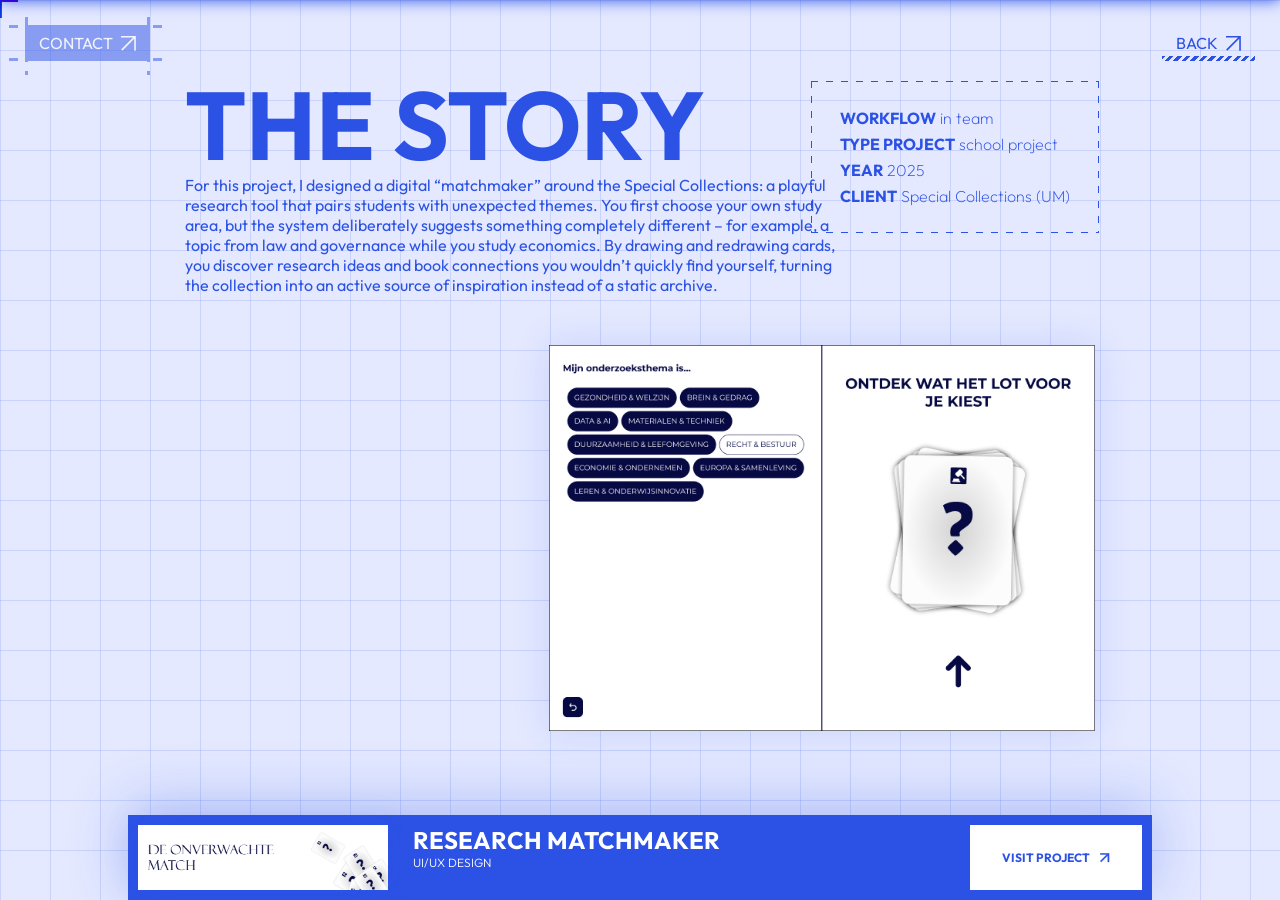
<file: unexpected-research-matchmaker.html>
<!DOCTYPE html>
<html lang="en">

<head>
    <script async src="https://www.googletagmanager.com/gtag/js?id=G-7J0M94LH9K"></script>
    <script>
        window.dataLayer = window.dataLayer || [];
        function gtag() { dataLayer.push(arguments); }
        gtag('js', new Date());

        gtag('config', 'G-7J0M94LH9K');
    </script>
    <meta charset="UTF-8">
    <meta name="viewport" content="width=device-width, initial-scale=1.0">
    <title>RESEARCH MATCHMAKER</title>
    <meta name="description"
        content="For this project, I designed a digital “matchmaker” around the Special Collections: a playful research tool that pairs students with unexpected themes. You first choose your own study area, but the system deliberately suggests something completely different – for example, a topic from law and governance while you study economics. By drawing and redrawing cards, you discover research ideas and book connections you wouldn’t quickly find yourself, turning the collection into an active source of inspiration instead of a static archive.">
    <meta name="keywords"
        content="UI design, UX design, web design, digital product design, portfolio, Senn Reinders, interactive design, user experience, user interface, digital storytelling, graphic design, junior designer, communication and multimedia design, Zuyd University of Applied Sciences, design process, design toolbox, contact information, design projects, design case studies, design portfolio, design work, design showcase, design inspiration, design creativity, design skills, design expertise, design solutions, design impact, design thinking, design approach, design philosophy, design methodology, design principles, design aesthetics, design trends, design innovation, design impact, design storytelling, design communication, design collaboration, design feedback, design iteration, design improvement, design growth, design learning, design development, design career, design journey, design passion, design motivation, design goals, design aspirations, design vision, design mission, design values, design ethics, design impact, design influence, design community, design network, design connections, design opportunities, design challenges, design successes, design failures, design lessons, design insights, design reflections, design experiences, design stories, design case studies, design projects, design portfolio, design work, design showcase, design inspiration, design creativity, design skills, design expertise, design solutions, design impact, design thinking, design approach, design philosophy, design methodology, design principles, design aesthetics, design trends, design innovation, design impact, design storytelling, design communication, design collaboration, design feedback, design iteration, design improvement, design growth, design learning, design development, design career, design journey, design passion, design motivation, design goals, design aspirations, design vision, design mission, design values, design ethics, design impact, design influence, design community, design network, design connections, design opportunities, design challenges, design successes, design failures, design lessons, design insights, design reflections, design experiences, design stories, design case studies, design projects, design portfolio, design work, design showcase, design inspiration, design creativity, design skills, design expertise, design solutions, design impact, design thinking, design approach, design philosophy, design methodology, design principles, design aesthetics, design trends, design innovation, design impact, design storytelling, design communication, design collaboration, design feedback, design iteration, design improvement, design growth, design learning, design development, design career, design journey, design passion, design motivation, design goals, design aspirations, design vision, design mission, design values, design ethics, design impact, design influence, design community, design network, design connections, design opportunities, design challenges, design successes, design failures, design lessons, design insights, design reflections, design experiences, design stories, design case studies, design projects, design portfolio, design work, design showcase, design inspiration, design creativity, design skills, design expertise, design solutions, design impact, design thinking, design approach, design philosophy, design methodology, design principles, design aesthetics, design trends, design innovation, design impact, design storytelling, design communication, design collaboration, design feedback, design iteration, design improvement, design growth, design learning, design development, design career, design journey, design passion, design motivation, design goals, design aspirations, design vision, design mission, design values, design ethics, design impact, design influence, design community, design network, design connections, design opportunities, design challenges, design successes, design failures, design lessons, design insights, design reflections, design experiences, design stories, design case studies, design projects, design portfolio, design work, design showcase, design inspiration, design creativity, design skills, design expertise, design solutions, design impact, design thinking, design approach, design philosophy, design methodology, design principles, design aesthetics, design trends, design innovation, design impact, design storytelling, design communication, design collaboration, design feedback, design iteration, design improvement, design growth, design learning, design development, design career, design journey, design passion, design motivation, design goals, design aspirations, design vision, design mission">
    <meta name="author" content="Senn Reinders">
    <meta property="og:title" content="Unexpected Research Matchmaker - Senn Reinders | UI/UX Designer">
    <meta property="og:description"
        content="For this project, I designed a digital “matchmaker” around the Special Collections: a playful research tool that pairs students with unexpected themes. You first choose your own study area, but the system deliberately suggests something completely different – for example, a topic from law and governance while you study economics. By drawing and redrawing cards, you discover research ideas and book connections you wouldn’t quickly find yourself, turning the collection into an active source of inspiration instead of a static archive.">
    <meta property="og:image" content="img/portfolio-preview.jpg">
    <meta property="og:url" content="https://www.sennreinders.com/unexpected-research-matchmaker.html">
    <meta name="twitter:card" content="summary_large_image">
    <meta name="twitter:title" content="Portfolio - Senn Reinders | UI/UX Designer">
    <meta name="twitter:description"
        content="For this project, I designed a digital “matchmaker” around the Special Collections: a playful research tool that pairs students with unexpected themes. You first choose your own study area, but the system deliberately suggests something completely different – for example, a topic from law and governance while you study economics. By drawing and redrawing cards, you discover research ideas and book connections you wouldn’t quickly find yourself, turning the collection into an active source of inspiration instead of a static archive.">
    <meta name="twitter:image" content="img/portfolio-preview.jpg">
    <link rel="icon" type="image/x-icon" href="favicon.png">
    <link rel="stylesheet" href="css/reset.css">
    <link rel="stylesheet" href="css/styles.css">
    <link rel="stylesheet" href="css/project.css">
    <script src="js/cursor.js" defer></script>
    <script src="js/layout-state.js" defer></script>
    <script src="js/titles-scroller.js" defer></script>
    <script src="js/contact-popup.js" defer></script>
    <link href="https://fonts.googleapis.com/css?family=Outfit:100,200,300,regular,500,600,700,800,900"
        rel="stylesheet" />
</head>

<body class="project-page">
    <div class="cursor"></div>
    <header>
        <nav class="heading links header">
            <div class="dashed-wrapper">
                <a onclick="openContactPopup()" id="contact-btn-header">contact <svg xmlns="http://www.w3.org/2000/svg"
                        width="15" height="15" viewBox="0 0 15 15" fill="none">
                        <path
                            d="M0.131608 13.5712L12.0927 1.61007L3.50787e-05 1.58253L3.49944e-05 -4.4768e-06H14.8447V14.8447H13.2346L13.2346 2.75197L1.27351 14.7131L0.131608 13.5712Z"
                            fill="white" />
                    </svg>
                    <svg xmlns="http://www.w3.org/2000/svg" width="15" height="15" viewBox="0 0 15 15" fill="none">
                        <path
                            d="M0.131608 13.5712L12.0927 1.61007L3.50787e-05 1.58253L3.49944e-05 -4.4768e-06H14.8447V14.8447H13.2346L13.2346 2.75197L1.27351 14.7131L0.131608 13.5712Z"
                            fill="white" />
                    </svg>
                </a>
            </div>
            <a onclick="handleBackOrClose()" id="back-btn-header" class="back-btn">
                BACK
                <svg xmlns="http://www.w3.org/2000/svg" width="15" height="15" viewBox="0 0 15 15" fill="none">
                    <path
                        d="M0.13112 13.5712L12.0922 1.61004L-0.000453203 1.5825L-0.000453287 -3.49944e-05H14.8442V14.8446H13.2341L13.2341 2.75194L1.27302 14.713L0.13112 13.5712Z"
                        fill="#2C52E5" />
                </svg>
                <svg xmlns="http://www.w3.org/2000/svg" width="15" height="15" viewBox="0 0 15 15" fill="none">
                    <path
                        d="M0.13112 13.5712L12.0922 1.61004L-0.000453203 1.5825L-0.000453287 -3.49944e-05H14.8442V14.8446H13.2341L13.2341 2.75194L1.27302 14.713L0.13112 13.5712Z"
                        fill="#2C52E5" />
                </svg>
            </a>
        </nav>
    </header>
    <main>
        <div class="titles-scroller overlay">
            <div class="scroller-inner">
                <p>GRAPHIC DESIGNER</p>
                <P>JUNIOR UI/UX DESIGNER</P>
                <p>WEB DESIGNER</p>
                <p>CURRENTLY WORKING ON BRILJANTONDERHOUD.NL</p>
                <p>LEARNING MOTION DESIGN THESE DAYS</p>
            </div>
        </div>
        <h3>THE STORY</h3>
        <p>For this project, I designed a digital “matchmaker” around the Special Collections: a playful research tool
            that pairs students with unexpected themes. You first choose your own study area, but the system
            deliberately suggests something completely different – for example, a topic from law and governance while
            you study economics. By drawing and redrawing cards, you discover research ideas and book connections you
            wouldn’t quickly find yourself, turning the collection into an active source of inspiration instead of a
            static archive.</p>
        <img id="theme-picker-image" src="img/unexpected-research-matchmaker_theme-picker.jpg" alt="theme-picker-design">
        <h3>HOW I SHAPED THIS</h3>
        <p>This project is a good example of my intuitive way of designing. Instead of starting from individual screens,
            I first mapped the journey of a student: from choosing a study area to being surprised with a meaningful,
            unexpected match. My feeling-driven side shows in the matching logic and copy choices, where I aimed for
            combinations that feel playful but never random or irrelevant. Structurally, I turned a loose collection of
            wireframes into one clear flow so every step makes sense for the student in front of the screen.</p>
        <img class="full-width" src="img/unexpected-research-matchmaker_workflow.jpg" alt="workflow">
        <h3>CHALLENGES</h3>
        <p>The biggest challenge was to keep the experience both relevant and attractive at the same time. Because each
            side of the digital “book” could change independently, the prototype allowed for many combinations – but
            that also meant that some felt visually strong yet content-wise irrelevant, or the other way around. Through
            many iterations on layout, wording and matching logic, I worked towards a balance where the unexpected match
            feels surprising, but still meaningful for the student in front of the screen.</p>
        <img src="img/unexpected-research-matchmaker_components.jpg" alt="components">
        <img src="img/unexpected-research-matchmaker_hero.jpg" alt="hero-section" class="left-aligned">
        <ul class="lables">
            <li><span>workflow</span> in team</li>
            <li><span>type project</span> school project</li>
            <li><span>year</span> 2025</li>
            <li><span>client</span> Special Collections (UM)</li>
        </ul>
    </main>
    <footer>
        <div class="left">
            <img src="img/unexpected-research-matchmaker_thumbnail-small.jpg" alt="project-thumbnail">
            <div class="text">
                <h3>RESEARCH MATCHMAKER</h3>
                <h4>UI/UX Design</h4>
            </div>
        </div>
        <nav class="right">
            <a href="https://www.figma.com/proto/nlkrYcnyDDRhDln7wN2ABj/UNEXPECTED-RESEARCH-MATCHMAKER?node-id=1-470&p=f&viewport=494%2C389%2C0.04&t=fhtiHXX9OoxyEf6h-9&scaling=min-zoom&content-scaling=fixed&starting-point-node-id=1%3A470&show-proto-sidebar=1&page-id=0%3A1"
                class="visit-project" target="_blank">
                visit project
                <svg xmlns="http://www.w3.org/2000/svg" width="10" height="10" viewBox="0 0 10 10" fill="none">
                    <path
                        d="M9.0801 0.399626V8.98987L8.88054 8.98918H7.77016L7.77085 8.78961V2.43808L1.21078 8.99815L0.282702 8.07008L6.84416 1.50862L0.490553 1.49412H0.290298L0.290989 1.29456V0.399626L0.290298 0.200061H9.0808L9.0801 0.399626Z"
                        fill="#2C52E5" stroke="#2C52E5" stroke-width="0.4" />
                </svg>
                <svg xmlns="http://www.w3.org/2000/svg" width="10" height="10" viewBox="0 0 10 10" fill="none">
                    <path
                        d="M9.0801 0.399626V8.98987L8.88054 8.98918H7.77016L7.77085 8.78961V2.43808L1.21078 8.99815L0.282702 8.07008L6.84416 1.50862L0.490553 1.49412H0.290298L0.290989 1.29456V0.399626L0.290298 0.200061H9.0808L9.0801 0.399626Z"
                        fill="#2C52E5" stroke="#2C52E5" stroke-width="0.4" />
                </svg>
            </a>
        </nav>
    </footer>
    <div class="minimum-width-warning">
        <h3>UNDER CONSTRUCTION</h3>
        <p>Unfortunately, this website is not yet optimized for smaller screens. Please visit the website on a device
            with a larger screen to experience it fully.</p>
        <div class="tape one"></div>
        <div class="tape two"></div>
        <div class="tape three"></div>
        <div class="tape four"></div>
        <h4>CONTACT ME</h4>
        <div class="socials">
            <a class="svg-container" href=https://www.linkedin.com/in/senn-reinders/">
                <svg xmlns="http://www.w3.org/2000/svg" width="18" height="18" viewBox="0 0 18 18" fill="none">
                    <path
                        d="M16 0C16.5304 0 17.0391 0.210714 17.4142 0.585786C17.7893 0.960859 18 1.46957 18 2V16C18 16.5304 17.7893 17.0391 17.4142 17.4142C17.0391 17.7893 16.5304 18 16 18H2C1.46957 18 0.960859 17.7893 0.585786 17.4142C0.210714 17.0391 0 16.5304 0 16V2C0 1.46957 0.210714 0.960859 0.585786 0.585786C0.960859 0.210714 1.46957 0 2 0H16ZM15.5 15.5V10.2C15.5 9.33539 15.1565 8.5062 14.5452 7.89483C13.9338 7.28346 13.1046 6.94 12.24 6.94C11.39 6.94 10.4 7.46 9.92 8.24V7.13H7.13V15.5H9.92V10.57C9.92 9.8 10.54 9.17 11.31 9.17C11.6813 9.17 12.0374 9.3175 12.2999 9.58005C12.5625 9.8426 12.71 10.1987 12.71 10.57V15.5H15.5ZM3.88 5.56C4.32556 5.56 4.75288 5.383 5.06794 5.06794C5.383 4.75288 5.56 4.32556 5.56 3.88C5.56 2.95 4.81 2.19 3.88 2.19C3.43178 2.19 3.00193 2.36805 2.68499 2.68499C2.36805 3.00193 2.19 3.43178 2.19 3.88C2.19 4.81 2.95 5.56 3.88 5.56ZM5.27 15.5V7.13H2.5V15.5H5.27Z"
                        fill="white" />
                </svg>
            </a>
            <a class="svg-container" href="mailto:reinderssenn@gmail.com">
                <svg xmlns="http://www.w3.org/2000/svg" width="20" height="16" viewBox="0 0 20 16" fill="none">
                    <path
                        d="M18 0H2C1.46957 0 0.960859 0.210714 0.585786 0.585786C0.210714 0.960859 0 1.46957 0 2V14C0 14.5304 0.210714 15.0391 0.585786 15.4142C0.960859 15.7893 1.46957 16 2 16H18C18.5304 16 19.0391 15.7893 19.4142 15.4142C19.7893 15.0391 20 14.5304 20 14V2C20 1.46957 19.7893 0.960859 19.4142 0.585786C19.0391 0.210714 18.5304 0 18 0ZM18 4.236L10 9.118L2 4.236V2H18V4.236Z"
                        fill="white" />
                </svg>
            </a>
            <a class="svg-container" href="https://wa.me/31613909482">
                <svg xmlns="http://www.w3.org/2000/svg" width="20" height="20" viewBox="0 0 20 20" fill="none">
                    <path
                        d="M17 2.91005C16.0831 1.98416 14.991 1.25002 13.7875 0.750416C12.584 0.250812 11.2931 -0.00426317 9.99 5.38951e-05C4.53 5.38951e-05 0.0800002 4.45005 0.0800002 9.91005C0.0800002 11.6601 0.54 13.3601 1.4 14.8601L0 20.0001L5.25 18.6201C6.7 19.4101 8.33 19.8301 9.99 19.8301C15.45 19.8301 19.9 15.3801 19.9 9.92005C19.9 7.27005 18.87 4.78005 17 2.91005ZM9.99 18.1501C8.51 18.1501 7.06 17.7501 5.79 17.0001L5.49 16.8201L2.37 17.6401L3.2 14.6001L3 14.2901C2.17755 12.9771 1.74092 11.4593 1.74 9.91005C1.74 5.37005 5.44 1.67005 9.98 1.67005C12.18 1.67005 14.25 2.53005 15.8 4.09005C16.5676 4.85392 17.1759 5.7626 17.5896 6.76338C18.0033 7.76417 18.2142 8.83714 18.21 9.92005C18.23 14.4601 14.53 18.1501 9.99 18.1501ZM14.51 11.9901C14.26 11.8701 13.04 11.2701 12.82 11.1801C12.59 11.1001 12.43 11.0601 12.26 11.3001C12.09 11.5501 11.62 12.1101 11.48 12.2701C11.34 12.4401 11.19 12.4601 10.94 12.3301C10.69 12.2101 9.89 11.9401 8.95 11.1001C8.21 10.4401 7.72 9.63005 7.57 9.38005C7.43 9.13005 7.55 9.00005 7.68 8.87005C7.79 8.76005 7.93 8.58005 8.05 8.44005C8.17 8.30005 8.22 8.19005 8.3 8.03005C8.38 7.86005 8.34 7.72005 8.28 7.60005C8.22 7.48005 7.72 6.26005 7.52 5.76005C7.32 5.28005 7.11 5.34005 6.96 5.33005H6.48C6.31 5.33005 6.05 5.39005 5.82 5.64005C5.6 5.89005 4.96 6.49005 4.96 7.71005C4.96 8.93005 5.85 10.1101 5.97 10.2701C6.09 10.4401 7.72 12.9401 10.2 14.0101C10.79 14.2701 11.25 14.4201 11.61 14.5301C12.2 14.7201 12.74 14.6901 13.17 14.6301C13.65 14.5601 14.64 14.0301 14.84 13.4501C15.05 12.8701 15.05 12.3801 14.98 12.2701C14.91 12.1601 14.76 12.1101 14.51 11.9901Z"
                        fill="white" />
                </svg>
            </a>
        </div>
    </div>

    <section class="contact pop-up" id="contact">
        <div class="left">
            <h3>LET'S BUILD</h3>
            <form method="POST" id="form">
                <input type="text" name="first-name" id="first-name" placeholder="First name" required>
                <input type="text" name="last-name" id="last-name" placeholder="Last name" required>
                <input type="email" name="email" id="email" placeholder="E-mail" required>
                <input type="text" name="company" id="company" placeholder="Company (optional)">
                <textarea name="message" id="message" placeholder="Message" required></textarea>
                <!-- <div class="captcha-wrapper">
                            <div class="captcha-header">
                                <h5>HUMAN CHECKPOINT</h5>
                                <p>Just a quick security check. Please confirm below that you're not a robot.</p>
                            </div>
                            <div class="h-captcha" data-captcha="true"></div>
                        </div> -->
                <button type="submit">Send message
                    <svg xmlns="http://www.w3.org/2000/svg" width="14" height="14" viewBox="0 0 14 14" fill="none">
                        <path
                            d="M9.53674e-07 6.46154L11.8409 6.46154L5.86895 0.746246L6.65227 0L14 7L6.65227 14L5.85532 13.2408L11.8409 7.53846L9.53674e-07 7.53846V6.46154Z" />
                    </svg>
                </button>
                <div class="conformation-message">
                    <div class="circle">
                        <svg xmlns="http://www.w3.org/2000/svg" width="49" height="37" viewBox="0 0 49 37" fill="none">
                            <path d="M17.1 36.075L0 18.975L4.275 14.7L17.1 27.525L44.625 0L48.9 4.275L17.1 36.075Z"
                                fill="white" />
                        </svg>
                    </div>
                    <h4>BUILDING PLAN CREATED</h4>
                    <p>I will contact you as soon as possible</p>
                </div>
            </form>
        </div>
        <div class="right">
            <div class="profile">
                <img src="img/profile-picture.jpg" alt="profile-picture">
                <h4>Senn Reinders</h4>
            </div>
            <div class="platforms">
                <a class="linkedin" href="https://www.linkedin.com/in/senn-reinders/" target="_blank">
                    <div class="svg-container">
                        <svg xmlns="http://www.w3.org/2000/svg" width="18" height="18" viewBox="0 0 18 18" fill="none">
                            <path
                                d="M16 0C16.5304 0 17.0391 0.210714 17.4142 0.585786C17.7893 0.960859 18 1.46957 18 2V16C18 16.5304 17.7893 17.0391 17.4142 17.4142C17.0391 17.7893 16.5304 18 16 18H2C1.46957 18 0.960859 17.7893 0.585786 17.4142C0.210714 17.0391 0 16.5304 0 16V2C0 1.46957 0.210714 0.960859 0.585786 0.585786C0.960859 0.210714 1.46957 0 2 0H16ZM15.5 15.5V10.2C15.5 9.33539 15.1565 8.5062 14.5452 7.89483C13.9338 7.28346 13.1046 6.94 12.24 6.94C11.39 6.94 10.4 7.46 9.92 8.24V7.13H7.13V15.5H9.92V10.57C9.92 9.8 10.54 9.17 11.31 9.17C11.6813 9.17 12.0374 9.3175 12.2999 9.58005C12.5625 9.8426 12.71 10.1987 12.71 10.57V15.5H15.5ZM3.88 5.56C4.32556 5.56 4.75288 5.383 5.06794 5.06794C5.383 4.75288 5.56 4.32556 5.56 3.88C5.56 2.95 4.81 2.19 3.88 2.19C3.43178 2.19 3.00193 2.36805 2.68499 2.68499C2.36805 3.00193 2.19 3.43178 2.19 3.88C2.19 4.81 2.95 5.56 3.88 5.56ZM5.27 15.5V7.13H2.5V15.5H5.27Z" />
                        </svg>
                    </div>
                    <p>Senn Reinders</p>
                </a>
                <a class="mail" href="mailto:reinderssenn@gmail.com">
                    <div class="svg-container">
                        <svg xmlns="http://www.w3.org/2000/svg" width="20" height="16" viewBox="0 0 20 16" fill="none">
                            <path
                                d="M18 0H2C1.46957 0 0.960859 0.210714 0.585786 0.585786C0.210714 0.960859 0 1.46957 0 2V14C0 14.5304 0.210714 15.0391 0.585786 15.4142C0.960859 15.7893 1.46957 16 2 16H18C18.5304 16 19.0391 15.7893 19.4142 15.4142C19.7893 15.0391 20 14.5304 20 14V2C20 1.46957 19.7893 0.960859 19.4142 0.585786C19.0391 0.210714 18.5304 0 18 0ZM18 4.236L10 9.118L2 4.236V2H18V4.236Z" />
                        </svg>
                    </div>
                    <p>reinderssenn@gmail.com</p>
                </a>
                <a class="phone" href="tel:+31613909482">
                    <div class="svg-container">
                        <svg xmlns="http://www.w3.org/2000/svg" width="18" height="18" viewBox="0 0 18 18" fill="none">
                            <path
                                d="M17.9984 12.46L12.7284 11.85L10.2084 14.37C7.36983 12.9259 5.0625 10.6186 3.61844 7.78L6.14844 5.25L5.53844 0H0.0284377C-0.551562 10.18 7.81844 18.55 17.9984 17.97V12.46Z" />
                        </svg>
                    </div>
                    <p>+31 6 13909482</p>
                </a>
                <a class="whatsapp" href="https://wa.me/31613909482" target="_blank">
                    <div class="svg-container">
                        <svg xmlns="http://www.w3.org/2000/svg" width="20" height="20" viewBox="0 0 20 20" fill="none">
                            <path
                                d="M17 2.91005C16.0831 1.98416 14.991 1.25002 13.7875 0.750416C12.584 0.250812 11.2931 -0.00426317 9.99 5.38951e-05C4.53 5.38951e-05 0.0800002 4.45005 0.0800002 9.91005C0.0800002 11.6601 0.54 13.3601 1.4 14.8601L0 20.0001L5.25 18.6201C6.7 19.4101 8.33 19.8301 9.99 19.8301C15.45 19.8301 19.9 15.3801 19.9 9.92005C19.9 7.27005 18.87 4.78005 17 2.91005ZM9.99 18.1501C8.51 18.1501 7.06 17.7501 5.79 17.0001L5.49 16.8201L2.37 17.6401L3.2 14.6001L3 14.2901C2.17755 12.9771 1.74092 11.4593 1.74 9.91005C1.74 5.37005 5.44 1.67005 9.98 1.67005C12.18 1.67005 14.25 2.53005 15.8 4.09005C16.5676 4.85392 17.1759 5.7626 17.5896 6.76338C18.0033 7.76417 18.2142 8.83714 18.21 9.92005C18.23 14.4601 14.53 18.1501 9.99 18.1501ZM14.51 11.9901C14.26 11.8701 13.04 11.2701 12.82 11.1801C12.59 11.1001 12.43 11.0601 12.26 11.3001C12.09 11.5501 11.62 12.1101 11.48 12.2701C11.34 12.4401 11.19 12.4601 10.94 12.3301C10.69 12.2101 9.89 11.9401 8.95 11.1001C8.21 10.4401 7.72 9.63005 7.57 9.38005C7.43 9.13005 7.55 9.00005 7.68 8.87005C7.79 8.76005 7.93 8.58005 8.05 8.44005C8.17 8.30005 8.22 8.19005 8.3 8.03005C8.38 7.86005 8.34 7.72005 8.28 7.60005C8.22 7.48005 7.72 6.26005 7.52 5.76005C7.32 5.28005 7.11 5.34005 6.96 5.33005H6.48C6.31 5.33005 6.05 5.39005 5.82 5.64005C5.6 5.89005 4.96 6.49005 4.96 7.71005C4.96 8.93005 5.85 10.1101 5.97 10.2701C6.09 10.4401 7.72 12.9401 10.2 14.0101C10.79 14.2701 11.25 14.4201 11.61 14.5301C12.2 14.7201 12.74 14.6901 13.17 14.6301C13.65 14.5601 14.64 14.0301 14.84 13.4501C15.05 12.8701 15.05 12.3801 14.98 12.2701C14.91 12.1601 14.76 12.1101 14.51 11.9901Z" />
                        </svg>
                    </div>
                    <p>+31 6 13909482</p>
                </a>
                <a class="awwwards" href="https://www.awwwards.com/senn-reinders/" target="_blank">
                    <div class="svg-container">
                        <svg xmlns="http://www.w3.org/2000/svg" width="24" height="13" viewBox="0 0 24 13" fill="none">
                            <path
                                d="M14.72 0L12.48 8.68L10.36 0H7.47L5.35 8.68L3.11 0H0L4.01 12.65H6.75L8.92 4.47L11.08 12.65H13.82L17.83 0H14.72ZM19.82 10.7C19.82 11.9 20.72 12.8 21.91 12.8C23.11 12.8 24 11.9 24 10.7C24 9.5 23.1 8.58 21.9 8.58C20.71 8.58 19.82 9.48 19.82 10.69" />
                        </svg>
                    </div>
                    <p>@senn-reinders</p>
                </a>
            </div>
        </div>
    </section>

    <!-- <script src="js/loader.js" defer></script> -->
    <script src="js/page-transition.js" defer></script>
</body>

</html>
</file>
<file: css/styles.css>
:root {
    --primary-color: #2C52E5;
    --secondary-color: #001E90;
    --grid-color: rgba(44, 82, 229, 0.15);
    --white-grid-color: rgba(255, 255, 255, 0.15);
    --background-color: #E4E9FF;
    --black: #000000;
    --white: #FFFFFF;
    --warning-color: #FFCC00;
}

* {
    cursor: none !important;
}

body {
    background-color: var(--background-color);
    background-image:
        linear-gradient(var(--grid-color) 1px, transparent 1px),
        linear-gradient(90deg, var(--grid-color) 1px, transparent 1px);
    background-size: 50px 50px;
    overflow-x: scroll;
    overflow-y: hidden;
    width: 100vw;
    height: 100vh;
    transition:
        transform 0.7s cubic-bezier(0.65, 0, 0.35, 1),
        opacity 0.5s ease-out;
}

body.up {
    background-size: 37px 37px;
}

body.page-exit {
    transform: translateY(-100vh);
    opacity: 0;
}

.cursor {
    position: fixed;
    top: 0;
    left: 0;
    width: 36px;
    height: 36px;
    pointer-events: none;
    transition: transform 0.3s ease-out;
    z-index: 1000;
    transform: translate(-50%, -50%);
    mix-blend-mode: difference;
}

.cursor::before,
.cursor::after {
    content: "";
    position: absolute;
    top: 50%;
    left: 50%;
    width: 100%;
    height: 4px;
    transform: translate(-50%, -50%) scale(1);
    background-color: #B8971A;
}

.cursor::after {
    width: 4px;
    height: 100%;
}

.cursor::before,
.cursor::after {
    transition: .3s ease;
}

.cursor.hover,
.cursor.hover {
    transform: translate(-50%, -50%) scale(0.4) rotate(90deg);
}
.cursor-label {
    position: absolute;
    top: 120%;
    left: 50%;
    transform: translate(-50%, 6px);
    font-family: Outfit, sans-serif;
    font-size: 0.6rem;
    letter-spacing: 0.08em;
    text-transform: uppercase;
    color: #B8971A;
    white-space: nowrap;
    opacity: 0;
    transition: opacity 0.2s ease-out, transform 0.2s ease-out;
    pointer-events: none;
}
.cursor.hover .cursor-label {
    opacity: 0 !important;
    transform: translate(-50%, 6px) scale(1.2);
}

main {
    display: flex;
    flex-direction: row;
    width: fit-content;
    height: 100vh;
    padding-right: 25px;
}

h1 {
    font-family: Outfit, sans-serif;
    font-size: 6rem;
    font-weight: bold;
    word-wrap: break-word;
    line-height: 5rem;
    color: var(--primary-color);
    width: min-content;
}

h2 {
    font-family: Outfit, sans-serif;
    font-size: 6rem;
    line-height: 5rem;
    font-weight: bold;
    color: var(--black);
    text-wrap: nowrap;
}

h3 {
    font-family: Outfit, sans-serif;
    font-size: 2rem;
    line-height: 2.5rem;
    font-weight: bold;
    color: var(--white);
    text-transform: uppercase;
}

h4 {
    font-family: Outfit, sans-serif;
    font-size: 1rem;
    line-height: 1.25rem;
    font-weight: 300;
    color: var(--white);
    text-transform: uppercase;
}

p {
    font-family: Outfit, sans-serif;
    font-size: 1rem;
    line-height: 1.25rem;
    color: var(--white);
}

a {
    font-family: Outfit, sans-serif;
    font-size: 1rem;
    color: var(--white);
    background-color: var(--primary-color);
    text-transform: uppercase;
    text-decoration: none;
    padding: 10px 14px;
    gap: 5px;
    cursor: pointer;
}

header {
    position: fixed;
    top: 0;
    left: 0;
    display: flex;
    align-items: center;
    gap: 0;
    width: 100%;
    padding: 25px 25px 25px 65px;
    z-index: 999;
    transform: translateY(-100%);
    transition: .8s ease;
    box-sizing: border-box;
}

header .heading.links {
    padding-left: 0;
    transition: .3s ease;
    width: 100%;
}

header .heading.links .dashed-wrapper {
    opacity: 0.5;
    transition: .3s ease;
}

header .heading.links .dashed-wrapper:hover {
    opacity: 1;
}

.titles-scroller {
    position: fixed;
    left: 0;
    top: 100vh;
    display: flex;
    align-items: center;
    background-color: var(--primary-color);
    width: 100vh;
    height: 40px;
    rotate: -90deg;
    transform-origin: top left;
    z-index: 999;
    transform: translateY(0);
    transition:
        height 0.7s cubic-bezier(0.075, 0.82, 0.165, 1),
        transform 1s cubic-bezier(0.075, 0.82, 0.165, 1);
}

.scroller-inner {
    display: flex;
    flex-direction: row;
    align-items: center;
    gap: 25px;
    width: fit-content;
    animation: move-titles 25s linear infinite;
    animation-direction: reverse;
}

.titles-scroller p {
    position: relative;
    text-wrap: nowrap;
    opacity: 0.5;
    margin-left: 55px;
    cursor: vertical-text;
    color: var(--white) !important;
}

.titles-scroller p:first-child {
    margin-left: 0;
}

.titles-scroller p::after {
    content: "";
    display: inline-block;
    position: absolute;
    top: 50%;
    left: 100%;
    transform: translateY(-50%);
    margin: 0 30px;
    width: 25px;
    height: 1px;
    background-color: var(--white);
}

@keyframes move-titles {
    from {
        transform: translateX(0);
    }

    to {
        transform: translateX(calc(-50% - 40px));
    }
}

.heading-links-grp {
    display: flex;
    flex-direction: column;
    gap: 25px;
    margin: 50px 0 0 100px;
    transition: .8s ease;
}

.heading-links-grp.up {
    transform: translate(-500px, -500px);
    scale: .75;
}

.heading.links {
    display: flex;
    position: relative;
    gap: 50px;
    padding-left: 25px;
}

.heading.links a {
    position: relative;
    display: inline-flex;
    align-items: center;
    gap: 8px;
    transition: .3s ease;
    overflow: hidden;
    z-index: 10;
}

.dashed-wrapper {
    position: relative;
}

.heading.links .dashed-wrapper::before {
    content: "";
    position: absolute;
    left: 0;
    right: 0;
    top: -8px;
    height: 160%;
    background-image:
        linear-gradient(to bottom, var(--primary-color) 50%, transparent 50%),
        linear-gradient(to bottom, var(--primary-color) 50%, transparent 50%);
    background-size: 3px 18px, 3px 18px;
    background-position: 0 0, 100% 0;
    background-repeat: repeat-y;
    z-index: -1;
    pointer-events: none;
}

.heading.links .dashed-wrapper::after {
    content: "";
    position: absolute;
    left: -16px;
    top: 0;
    bottom: 0;
    width: 125%;
    pointer-events: none;
    background-image:
        linear-gradient(to right, var(--primary-color) 50%, transparent 50%),
        linear-gradient(to right, var(--primary-color) 50%, transparent 50%);
    background-repeat: repeat-x;
    background-size: 18px 3px, 18px 3px;
    background-position: 0 0, 0 100%, 0 0, 100% 0;
    z-index: -1;
    pointer-events: none;
}

.heading.links a:hover:not(#back-btn-header) {
    transform: rotateX(10deg) rotateY(-10deg) translate(7px, -7px);
    scale: 1.05;
}

.heading.links .dashed-wrapper:hover::before {
    animation: move-dash-vertical 0.5s linear infinite;
    opacity: 0.5;
}

.heading.links .dashed-wrapper:hover::after {
    animation: move-dash-horizontal 0.5s linear infinite;
    opacity: 0.5;
}

@keyframes move-dash-horizontal {
    from {
        background-position: 0 0, 0 100%;
    }

    to {
        background-position: 18px 0, 18px 100%;
    }
}

@keyframes move-dash-vertical {
    from {
        background-position: 0 0, 100% 0;
    }

    to {
        background-position: 0 18px, 100% 18px;
    }
}

.heading.links a:hover svg {
    transition: .3s ease;
    transform: translate(30px, -30px);
}

.heading.links a svg:nth-child(2) {
    position: absolute;
    right: 14px;
    transform: translate(-30px, 30px);
}

.heading.links a:hover svg:nth-child(2) {
    transform: translate(0, 0);
}

header #back-btn-header {
    position: relative;
    background-color: transparent;
    color: var(--primary-color);
    margin-left: auto;
}

header #back-btn-header::after {
    content: "";
    position: absolute;
    bottom: -5px;
    left: 50%;
    width: 140%;
    height: 10px;
    background-image: repeating-linear-gradient(-45deg,
            var(--primary-color),
            var(--primary-color) 3px,
            transparent 1px,
            transparent 6px);
    background-repeat: repeat;
    transform: translateX(-50%);
    transition: all 0.3s linear;
}

header #back-btn-header:hover::after {
    animation: backBtnAfter 0.8s linear infinite;
}

@keyframes backBtnAfter {
    0% {
        background-position: 0 0;
    }

    100% {
        background-position: 17px 0;
        /* of 6px, afhankelijk van je patroon */
    }
}

.projects {
    display: flex;
    flex-direction: row;
    gap: 80px;
    margin-top: 50px;
    margin-left: -200px;
    transition: .8s ease;
}

.projects.up {
    transform: translate(-370px, -370px);
}

.project {
    display: flex;
    flex-direction: column;
    gap: 15px;
    padding: 25px;
    background-color: var(--primary-color);
    color: var(--white);
    height: fit-content;
    width: min-content;
    will-change: transform;
    position: relative;
    transition: .3s ease;
}

/* Kleine = langzamer / “verder weg” */
.project[data-depth="0.8"] {
    scale: 0.9;
}

/* Medium */
.project[data-depth="1.2"] {
    scale: 1;
}

/* Groot = sneller / “dichterbij” */
.project[data-depth="1.6"] {
    scale: 1.1;
}

.projects.up .project[data-depth="0.8"] {
    scale: 0.8;
}

.projects.up .project[data-depth="1.2"] {
    scale: 0.9;
}

.projects.up .project[data-depth="1.6"] {
    scale: 0.85;
}

.project.one {
    margin-top: 380px;
}

.projects.up .project.one {
    margin-top: 55vh;
}

.project.two {
    margin-top: 220px;
}

.projects.up .project.two {
    margin-top: 65vh;
}

.project.three {
    margin-top: 320px;
}

.projects.up .project.three {
    margin-top: 55vh;
}

.project img {
    height: 45vh;
    max-height: 500px;
    aspect-ratio: 3/2;
    object-fit: cover;
}

.project a {
    padding: 0;
}

.project .txt-grp {
    display: flex;
    flex-direction: column;
    max-width: 65%;
}

.project .txt-grp h4 {
    margin-bottom: 10px;
}

.project .txt-btn-grp {
    display: flex;
    gap: 25px;
    justify-content: space-between;
}

.project .txt-btn-grp a {
    display: flex;
    position: relative;
    justify-content: center;
    align-items: center;
    width: 140px;
    min-height: 158px;
    height: auto;
    background: var(--secondary-color);
    box-shadow: 0 0 15px 0 rgba(0, 0, 0, 0.30);
    padding: 0;
    overflow: hidden;
    transition: .3s ease;
}

.project .txt-btn-grp a:hover {
    box-shadow: 0 0 5px 0 rgba(0, 0, 0, 0.30);
    scale: .95;
}

.project .txt-btn-grp a:hover svg {
    transform: translate(100px, -100px);
    transition: .3s ease;
}

.project .txt-btn-grp a svg:nth-child(2) {
    position: absolute;
    transform: translate(-100px, 100px);
}

.project .txt-btn-grp a:hover svg:nth-child(2) {
    transform: translate(0, 0);
}

.project::before {
    content: "";
    position: absolute;
    left: 0;
    right: 0;
    top: -48px;
    height: 128%;
    background-image:
        linear-gradient(to bottom, var(--primary-color) 50%, transparent 50%),
        linear-gradient(to bottom, var(--primary-color) 50%, transparent 50%);
    background-size: 3px 18px, 3px 18px;
    background-position: 0 0, 100% 0;
    background-repeat: repeat-y;
    z-index: -1;
    pointer-events: none;
}

.project::after {
    content: "";
    position: absolute;
    left: -30px;
    bottom: 0;
    top: 0;
    width: 120%;
    background-image:
        linear-gradient(to right, var(--primary-color) 50%, transparent 50%),
        linear-gradient(to right, var(--primary-color) 50%, transparent 50%);
    background-size: 18px 3px, 18px 3px;
    background-position: 0 0, 0 100%;
    background-repeat: repeat-x;
    z-index: -1;
    pointer-events: none;
}

.project:hover::before {
    animation: move-dash-vertical 0.5s linear infinite;
}

.project:hover::after {
    animation: move-dash-horizontal 0.5s linear infinite;
}

.about-me {
    scroll-snap-align: center;
    position: relative;
    display: flex;
    align-items: center;
    margin-top: 50vh;
    transform: translateY(-50%);
    gap: 100px;
    height: min-content;
    width: min-content;
    overflow-x: visible;
    padding-right: 100px;
    transition: .8s ease;
}

.about-me.up {
    transform: translatey(-180%);
}

.about-me h3 {
    color: var(--primary-color);
    font-size: 6rem;
    line-height: 5rem;
    font-weight: bold;
    width: 495px;
    margin-bottom: 10px;
}

.about-me p {
    color: var(--primary-color);
    margin-bottom: 50px;
}

.about-me .left {
    width: min-content;
}

#study-toolbox-grp {
    display: flex;
    justify-content: space-between;
}

.study {
    display: flex;
    position: relative;
    flex-direction: column;
    background-image: repeating-linear-gradient(-45deg,
            var(--grid-color),
            var(--grid-color) 1px,
            transparent 1px,
            transparent 6px);
    background-repeat: repeat;
    padding: 10px;
    width: fit-content;
    height: fit-content;
    border: 1px solid var(--primary-color);
}

.study::before {
    content: "";
    position: absolute;
    left: -30px;
    top: -1px;
    bottom: -1px;
    width: 120%;
    background-image:
        linear-gradient(to right, var(--primary-color) 50%, transparent 50%),
        linear-gradient(to right, var(--primary-color) 50%, transparent 50%);
    background-size: 18px 1px, 18px 1px;
    background-position: 0 0, 0 100%;
    background-repeat: repeat-x;
    z-index: -1;
}

.study::after {
    content: "";
    position: absolute;
    left: -1px;
    top: -25px;
    right: -1px;
    height: 138%;
    background-image:
        linear-gradient(to bottom, var(--primary-color) 50%, transparent 50%),
        linear-gradient(to bottom, var(--primary-color) 50%, transparent 50%);
    background-size: 1px 18px, 1px 18px;
    background-position: 0 0, 100% 0;
    background-repeat: repeat-y;
    z-index: -1;
}

.study:hover::before {
    animation: move-dash-horizontal 0.5s linear infinite;
}

.study:hover::after {
    animation: move-dash-vertical 0.5s linear infinite;
}

.study #heading-logo-grp {
    display: flex;
    align-items: center;
    gap: 80px;
    margin-bottom: 10px;
    width: fit-content;
}

#study-toolbox-grp h4 {
    color: var(--primary-color);
    font-size: 2rem;
    line-height: 2rem;
    font-weight: bold;
    width: fit-content;
}

.study p {
    max-width: 155px;
    margin-bottom: 25px;
}

.study h5 {
    font-family: Outfit, sans-serif;
    font-weight: bold;
    color: var(--primary-color);
    font-size: 1rem;
    line-height: 1rem;
    width: fit-content;
    margin-bottom: 5px;
}

.study img {
    width: 24px;
}

.study .progress {
    display: flex;
    flex-direction: row;
    width: fit-content;
    gap: 10px;
}

.study .progress .year {
    width: 25px;
    height: 25px;
    background-color: var(--primary-color);
    color: var(--white);
    display: flex;
    justify-content: center;
    align-items: center;
    font-weight: bold;
    font-size: 0.75rem;
    font-family: Outfit, sans-serif;
    opacity: 0.3;
}

.study .progress .year.active {
    opacity: 1;
}

.about-me .buttons {
    display: flex;
    flex-direction: column;
    gap: 10px;
    height: fit-content;
}

.about-me a {
    display: flex;
    position: relative;
    width: fit-content;
    height: fit-content;
    padding: 10px 14px;
    overflow: hidden;
    gap: 5px;
}

.about-me a svg:first-child {
    position: absolute;
    right: 14px;
    bottom: 10px;
    transform: translateY(-300%);
}

.about-me a svg {
    transform: translateY(0);
}

.about-me a:hover svg {
    transition: .3s ease;
    transform: translateY(300%);
}

.about-me a:hover svg:first-child {
    transform: translateY(0);
}

/* .about-me img.right {
    height: 80vh;
    width: auto;
} */
.about-me .right {
    height: 100vh;
    width: 300px;
}

.about-me .right canvas {
    display: block;
    width: 100%;
    height: 100%;
}

#app-project {
    display: block;
    height: 200vh;
    width: 100%;
    box-sizing: border-box;
}
#app-project canvas {
    display: block;
    width: 100%;
    height: 100%;
}

.line {
    display: flex;
    flex-direction: column;
    position: fixed;
    top: 10vh;
    right: 0;
    height: fit-content;
}

.line .first {
    position: absolute;
    top: 0;
    left: 0;
    width: 2px;
    height: 20vh;
    background-image:
        linear-gradient(to bottom, var(--primary-color) 50%, transparent 50%);
    background-size: 2px 18px;
    background-position: 0 0, 0 100%;
    background-repeat: repeat-y;
}

.line .second {
    position: absolute;
    top: 20vh;
    left: 0;
    height: 55vh;
    width: 0;
    border: 1px solid var(--primary-color);
}

.line .third {
    position: absolute;
    top: 75vh;
    left: 0;
    width: 2px;
    height: 20vh;
    background-image:
        linear-gradient(to bottom, var(--primary-color) 50%, transparent 50%);
    background-size: 2px 18px;
    background-position: 0 0, 0 100%;
    background-repeat: repeat-y;
}

.contact .line {
    right: 100px;
    bottom: 10vh;
    top: auto;
}

.contact .line .first {
    bottom: 0;
    top: auto;
}

.contact .line .second {
    bottom: 20vh;
    top: auto;
}

.contact .line .second::after {
    content: "SCROLL UP - design process";
    transform: translate(60%, 680%) rotate(90deg);
    bottom: auto;
    top: 0;
}

.line .second::after {
    content: "SCROLL DOWN - design process";
    position: absolute;
    bottom: 0;
    right: 0;
    transform: translate(60%, -780%) rotate(90deg);
    font-family: Outfit, sans-serif;
    font-size: 1rem;
    color: var(--primary-color);
    font-weight: 400;
    width: max-content;
}

@media (max-height: 600px) {
    .about-me {
        gap: 25px;
        padding-right: 10px;
    }

    .about-me .left {
        display: flex;
        gap: 50px;
    }

    #study-toolbox-grp {
        flex-direction: column;
        gap: 50px;
    }

    #section-scroll-container {
        padding-right: 50px;
    }
}

.contact {
    position: relative;
    scroll-snap-align: center;
    display: flex;
    align-items: center;
    margin-top: 50vh;
    transform: translateY(-50%);
    height: 100%;
    min-height: 450px;
    width: min-content;
    overflow-x: visible;
    gap: 150px;
}

.contact h3 {
    color: var(--primary-color);
    font-size: 6rem;
    line-height: 5rem;
    font-weight: bold;
    margin-bottom: 10px;
    width: max-content;
}

.contact form {
    position: relative;
    display: grid;
    grid-template-columns: 1fr 1fr;
    gap: 10px;
    width: auto;
}

.contact form #message,
.contact form button {
    grid-column: span 2;
}

.contact form input,
.contact form textarea {
    padding: 15px 20px;
    border: 3px solid var(--primary-color);
    color: var(--primary-color);
    font-family: Outfit, sans-serif;
    font-size: 1rem;
    background-color: transparent;
    transition: .3s ease;
}

.contact form input::placeholder,
.contact form textarea::placeholder {
    color: var(--primary-color);
    font-family: Outfit, sans-serif;
    font-size: 1rem;
    opacity: 0.5;
}

.contact form input:focus,
.contact form textarea:focus {
    outline: none;
    background-color: var(--primary-color);
    color: var(--white);
}

.contact form input:focus::placeholder,
.contact form textarea:focus::placeholder {
    color: var(--white);
}

.contact form button {
    display: flex;
    align-items: center;
    background-color: var(--primary-color);
    color: var(--white);
    padding: 15px 20px;
    gap: 5px;
    border: none;
    cursor: pointer;
    font-family: Outfit, sans-serif;
    font-size: 1rem;
    transition: .3s ease;
}

.contact form button:hover {
    gap: 10px;
}

.contact form::before {
    content: "";
    position: absolute;
    left: -30px;
    top: 0;
    bottom: 60px;
    width: 120%;
    background-image:
        linear-gradient(to right, var(--primary-color) 50%, transparent 50%),
        linear-gradient(to right, var(--primary-color) 50%, transparent 50%);
    background-size: 18px 3px, 18px 3px;
    background-position: 0 0, 0 100%;
    background-repeat: repeat-x;
    pointer-events: none;
}

.contact form::after {
    content: "";
    position: absolute;
    left: 0;
    top: -25px;
    right: 0;
    height: 138%;
    background-image:
        linear-gradient(to bottom, var(--primary-color) 50%, transparent 50%),
        linear-gradient(to bottom, var(--primary-color) 50%, transparent 50%);
    background-size: 3px 18px, 3px 18px;
    background-position: 0 0, 100% 0;
    background-repeat: repeat-y;
    pointer-events: none;
}

.contact form:hover::before {
    animation: move-dash-horizontal 0.5s linear infinite;
}

.contact form:hover::after {
    animation: move-dash-vertical 0.5s linear infinite;
}

.contact form .conformation-message {
    position: absolute;
    left: 0;
    top: 0;
    width: 100%;
    height: calc(100% - 60px);
    display: flex;
    flex-direction: column;
    align-items: center;
    justify-content: center;
    opacity: 0;
    pointer-events: none;
    background-image: repeating-linear-gradient(-45deg,
            var(--grid-color),
            var(--grid-color) 1px,
            transparent 1px,
            transparent 6px);
    background-repeat: repeat;
    background-color: var(--background-color);
}

.contact form .conformation-message .circle {
    background-color: var(--primary-color);
    border-radius: 50px;
    height: 100px;
    width: 100px;
    display: flex;
    justify-content: center;
    align-items: center;
    margin-bottom: 15px;
}

.contact form .conformation-message h4 {
    color: var(--primary-color);
    font-size: 2rem;
    line-height: 2rem;
    font-weight: bold;
    margin-bottom: 5px;
}

.contact form .conformation-message p {
    color: var(--primary-color);
}

.contact form .conformation-message svg {
    scale: 0;
}

.contact form .conformation-message.visible {
    opacity: 1;
}

.contact form .conformation-message.visible svg {
    animation: checkmarkAnimation 0.5s linear(0, 0.402 7.4%, 0.711 15.3%, 0.929 23.7%, 1.008 28.2%, 1.067 33%, 1.099 36.9%, 1.12 41%, 1.13 45.4%, 1.13 50.1%, 1.111 58.5%, 1.019 83.2%, 1.004 91.3%, 1) 0.3s forwards;
}

.captcha-wrapper {
    position: relative;
    padding: 15px 15px 10px 15px;
    background-image: repeating-linear-gradient(-45deg,
            var(--grid-color),
            var(--grid-color) 1px,
            transparent 1px,
            transparent 6px);
    border: 3px solid var(--primary-color);
    overflow: hidden;
    grid-column: span 2;
    width: auto;
}

.captcha-header {
    margin-bottom: 8px;
}

.captcha-header h5 {
    font-family: Outfit, sans-serif;
    font-weight: bold;
    font-size: 0.85rem;
    letter-spacing: 0.08em;
    text-transform: uppercase;
    color: var(--primary-color);
    margin-bottom: 4px;
}

.captcha-header p {
    font-size: 0.85rem;
    line-height: 1.1rem;
    color: var(--primary-color);
    opacity: 0.7;
}

.captcha-wrapper .h-captcha {
    display: flex;
    justify-content: flex-start;
}

.captcha-wrapper:hover::before {
    animation: move-dash-horizontal 0.5s linear infinite;
}

.captcha-wrapper:hover::after {
    animation: move-dash-vertical 0.5s linear infinite;
}

/* @media (max-height: 600px) {
    .contact {
        gap: 50px;
    }
    .contact form {
        width: max-content;
        grid-template-columns: auto;
        grid-template-areas:
            "first last captcha"
            "email company captcha"
            "message message captcha"
            "button button button";
    }
    .contact form::before {
        left: -15px;
        width: 105%;
    }

    .contact form #first-name {
        grid-area: first;
    }

    .contact form #last-name {
        grid-area: last;
    }

    .contact form #email {
        grid-area: email;
    }

    .contact form #company {
        grid-area: company;
    }

    .contact form #message {
        grid-area: message;
    }

    .contact form button {
        grid-area: button;
    }

    .contact form .captcha-wrapper {
        grid-area: captcha;
        width: fit-content;
    }
} */

@keyframes checkmarkAnimation {
    from {
        scale: 0;
    }

    to {
        scale: 1;
    }
}

.contact .right .profile {
    display: flex;
    align-items: center;
    gap: 10px;
    margin-bottom: 25px;
    width: max-content;
}

.contact .right .profile h4 {
    color: var(--black);
}

.contact .right .profile img {
    width: 50px;
    height: 50px;
}

.contact .right .platforms {
    display: flex;
    flex-direction: column;
    gap: 10px;
    width: 385px;
}

.contact .right .platforms a {
    display: flex;
    align-items: center;
    padding: 0;
    background-color: transparent;
}

.contact .right .platforms .svg-container {
    width: 200px;
    height: 50px;
    background-color: var(--primary-color);
    display: flex;
    align-items: center;
    justify-content: center;
    transition: .3s ease;
}

.contact .right .platforms a p {
    text-transform: none;
    color: var(--primary-color);
    opacity: 0;
    transition: .3s ease;
}

.contact .right .platforms a:hover .svg-container {
    width: 50px;
}

.contact .right .platforms a:hover p {
    opacity: 1;
}

.how-i-work {
    position: relative;
    display: flex;
    align-items: center;
    scroll-snap-align: center;
    height: 100%;
    gap: 50px;
}

.how-i-work .text {
    max-width: 495px;
}

.how-i-work h3 {
    font-size: 6rem;
    line-height: 5rem;
    font-weight: bold;
    margin-bottom: 10px;
    color: var(--primary-color);
}

.how-i-work p {
    color: var(--primary-color);
}

.how-i-work .line {
    position: absolute;
    right: 100px;
    bottom: 10vh;
    top: auto;
}

.how-i-work .line .first {
    bottom: 60vh;
    top: auto;
}

.how-i-work .line .second {
    bottom: 5vh;
    height: 70vh;
    top: auto;
}

.how-i-work .line .third {
    bottom: 0;
    top: auto;
}

.how-i-work .line .first::before {
    content: "SCROLL DOWN - contact";
    position: absolute;
    bottom: -55vh;
    right: 0;
    transform: translate(60%, -780%) rotate(90deg);
    font-family: Outfit, sans-serif;
    font-size: 1rem;
    color: var(--primary-color);
    font-weight: 400;
    width: max-content;
}

.how-i-work .line .second::after {
    content: "SCROLL UP - about me";
    transform: translate(60%, 680%) rotate(90deg);
    bottom: auto;
    top: 0;
}

@media (max-height: 650px) {

    .how-i-work .line .first::before,
    .how-i-work .line .second::after {
        font-size: 0.75rem !important;
    }

    @media (max-height: 475px) {
        .how-i-work .line .first::before {
            content: "DOWN" !important;
            bottom: -70vh;
            right: -10px;
        }

        .how-i-work .line .second::after {
            content: "UP" !important;
            right: -10px;
            top: -12vh;
        }
    }
}

.my-toolbox {
    display: flex;
    flex-direction: column;
    gap: 15px;
}

.my-toolbox h4 {
    color: var(--primary-color);
    font-size: 2rem;
    line-height: 2rem;
    font-weight: bold;
}

.toolbox {
    position: relative;
    display: flex;
    gap: 10px;
    width: fit-content;
    padding: 10px;
    stroke: var(--primary-color);
}

.toolbox::before {
    content: "";
    position: absolute;
    inset: -4px;
    z-index: -1;
    pointer-events: none;
    background-image:
        linear-gradient(to right, var(--primary-color) 50%, transparent 50%),
        linear-gradient(to bottom, var(--primary-color) 50%, transparent 50%),
        linear-gradient(to right, var(--primary-color) 50%, transparent 50%),
        linear-gradient(to bottom, var(--primary-color) 50%, transparent 50%);
    background-size:
        15px 1px,
        1px 15px,
        15px 1px,
        1px 15px;
    background-repeat: repeat-x, repeat-y, repeat-x, repeat-y;
    background-position:
        0 0,
        100% 0,
        0 100%,
        0 0;
}

.toolbox:hover::before {
    animation: toolbox-border-dash 1s linear infinite;
}

@keyframes toolbox-border-dash {
    to {
        background-position:
            -15px 0,
            100% -15px,
            15px 100%,
            0 15px;
    }
}

.toolbox img {
    height: 30px;
    transition: .3s ease;
}

.toolbox:hover img {
    scale: .9;
    opacity: .7;
}

.toolbox img:hover {
    scale: 1.1;
    opacity: 1;
}

#section-scroll-container {
    margin-left: -800px;
    padding-left: 600px;
    height: 100vh;
    width: min-content;
    overflow-y: auto;
    overflow-x: visible;
    scroll-snap-type: y mandatory;
    scroll-behavior: smooth;
}

#section-scroll-container::-webkit-scrollbar {
    display: none;
}

.minimum-width-warning {
    position: fixed;
    top: 0;
    left: 0;
    width: 100vw;
    height: 100vh;
    background-color: var(--background-color);
    background-image:
        linear-gradient(var(--grid-color) 1px, transparent 1px),
        linear-gradient(90deg, var(--grid-color) 1px, transparent 1px);
    background-size: 55px 55px;
    z-index: 999;
    display: flex;
    flex-direction: column;
    justify-content: center;
    align-items: center;
    gap: 10px;
    transform: translateY(-100%);
    transition: transform 0.5s ease-out;
    transform-origin: top;
    overflow: hidden;
    box-shadow: #2C52E5 0 0 15px 0;
}

.minimum-width-warning h3,
.minimum-width-warning p {
    text-align: center;
    max-width: clamp(300px, 80vw, 600px);
    color: var(--primary-color);
}

.minimum-width-warning .tape {
    width: 200vw;
    height: 20px;
    position: absolute;
    background-image: repeating-linear-gradient(-45deg,
            var(--warning-color),
            var(--warning-color) 6px,
            var(--black) 2px,
            var(--black) 12px);
    background-repeat: repeat;
    animation: tapeAnimation 1s linear infinite;
}

.minimum-width-warning .tape.one {
    top: 0;
    left: -50%;
    transform: rotate(30deg);
}

.minimum-width-warning .tape.two {
    top: 90%;
    left: -50%;
    transform: rotate(-8deg);
}

.minimum-width-warning .tape.three {
    top: 70%;
    left: -10%;
    transform: rotate(110deg);
}

.minimum-width-warning .tape.four {
    top: 50%;
    left: -100%;
    transform: rotate(-80deg);
}

.minimum-width-warning h4 {
    color: var(--primary-color);
    font-weight: bold;
    margin-top: 25px;
}

.minimum-width-warning .socials {
    display: flex;
    gap: 10px;
}

.minimum-width-warning .socials .svg-container {
    display: flex;
    align-items: center;
    justify-content: center;
    background-color: var(--primary-color);
    width: 50px;
    height: 50px;
    box-sizing: border-box;
    transition: all .3s ease;
}

.minimum-width-warning .socials .svg-container svg {
    transition: all .3s ease;
}

.minimum-width-warning .socials .svg-container:hover {
    transform: rotate(90deg) scale(0.8);
}

.minimum-width-warning .socials .svg-container:hover svg {
    transform: rotate(-90deg);
}

@media (max-width: 1185px) {
    .minimum-width-warning {
        transform: translateY(0);
    }

    main {
        overflow: hidden;
    }
}

@media (pointer: coarse) and (hover: none) {
    .custom-cursor {
        display: none;
    }
}

/* Full-screen overlay (loader + page transition) */
.titles-scroller.overlay {
    height: 100vw;
    /* of 100vw als jij dat mooier vindt bij rotate */
}

/* Alleen op project-pagina's: sluit naar rechts, uit beeld */
.project-page .titles-scroller.overlay.hide-right {
    /* blijft full-screen hoog, maar schuift de hele balk naar rechts */
    transform: translateY(120vw);
}
</file>
<file: css/project.css>
header {
    padding: 25px;
    transform: translate(0) !important;
    width: 100%;
    box-sizing: border-box;
}

header nav {
    gap: 0 !important;
    justify-content: space-between;
    width: 100%;
    box-sizing: border-box;
}

body.project-page main {
    position: relative;
    width: 100%;
    padding: 85px 185px 100px 185px;
    box-sizing: border-box;
    display: flex;
    flex-direction: column;
    overflow-y: auto;
    overflow-x: hidden;
}

body.project-page main::-webkit-scrollbar {
    display: none;
}

body.project-page main h3 {
    font-size: 6rem;
    line-height: 5rem;
    margin-bottom: 10px;
    color: var(--primary-color);
}

body.project-page main p {
    font-size: 1rem;
    line-height: normal;
    color: var(--primary-color);
    max-width: 650px;
    margin-bottom: 50px;
}

body.project-page img {
    width: 60%;
    object-fit: cover;
    align-self: end;
    margin-bottom: 100px;
    box-shadow: 0 0 35px var(--grid-color);
    aspect-ratio: 93 / 50;
}

body.project-page img.full-width {
    width: 100%;
    align-self: center;
    aspect-ratio: 31 / 10;
}

body.project-page img.left-aligned {
    align-self: start;
}

body.project-page img#theme-picker-image {
    aspect-ratio: 708 / 500;
}

.lables {
    position: absolute;
    top: 85px;
    right: 185px;
    display: flex;
    flex-direction: column;
    gap: 10px;
    padding: 25px;
    width: fit-content;
}

.lables::before {
    content: "";
    position: absolute;
    inset: -4px;
    z-index: -1;
    pointer-events: none;
    background-image:
        linear-gradient(to right, var(--primary-color) 50%, transparent 50%),
        linear-gradient(to bottom, var(--primary-color) 50%, transparent 50%),
        linear-gradient(to right, var(--primary-color) 50%, transparent 50%),
        linear-gradient(to bottom, var(--primary-color) 50%, transparent 50%);
    background-size:
        15px 1px,
        1px 15px,
        15px 1px,
        1px 15px;
    background-repeat: repeat-x, repeat-y, repeat-x, repeat-y;
    background-position:
        0 0,
        100% 0,
        0 100%,
        0 0;
}

.lables li {
    font-family: Outfit, sans-serif;
    color: var(--primary-color);
    font-weight: 200;
}

.lables li span {
    font-weight: bold;
    text-transform: uppercase;
}

footer {
    position: fixed;
    bottom: 0;
    left: 50%;
    transform: translateX(-50%);
    width: clamp(300px, 80vw, 1200px);
    height: 85px;
    display: flex;
    justify-content: space-between;
    align-items: center;
    padding: 10px;
    background-color: var(--primary-color);
    box-sizing: border-box;
    box-shadow: 0 -10px 60px 0 rgba(44, 82, 229, 0.30);
}

footer .left {
    display: flex;
    gap: 25px;
    height: 100%;
}

footer .left img {
    width: 250px;
    height: 100%;
    object-fit: cover;
    margin: 0;
}

footer .left h3 {
    font-size: 1.5rem;
    line-height: normal;
}

footer .left h4 {
    font-size: 0.75rem;
    line-height: normal;
}

footer .right {
    display: flex;
    gap: 25px;
    height: 100%;
    box-sizing: border-box;
}

footer .right a {
    position: relative;
    display: flex;
    gap: 10px;
    color: var(--primary-color);
    font-size: 0.75rem;
    font-weight: bold;
    background-color: var(--white);
    align-items: center;
    padding: 10px 32px;
    height: 100%;
    box-sizing: border-box;
    overflow: hidden;
}

footer .right a:hover svg {
    transition: .4s ease;
    transform: translate(60px, -60px);
}

footer .right a svg:nth-child(2) {
    position: absolute;
    right: 32px;
    transform: translate(-60px, 60px);
}

footer .right a:hover svg:nth-child(2) {
    transform: translate(0, 0);
}


/* Fixed bar container */
.next-project-bar {
    position: fixed;
    left: 0;
    right: 0;
    bottom: 0;
    height: 64px;
    border-top: 1px solid #000;
    background-color: #fff;
    display: flex;
    align-items: center;
    justify-content: space-between;
    padding: 0 24px;
    font-family: system-ui, -apple-system, BlinkMacSystemFont, "Inter", sans-serif;
    font-size: 14px;
    letter-spacing: 0.04em;
    text-transform: uppercase;
    z-index: 50;

    /* hidden by default */
    transform: translateY(100%);
    opacity: 0;
    transition: transform 0.5s cubic-bezier(0.19, 1, 0.22, 1),
        opacity 0.4s ease;
}

/* show state */
.next-project-bar.is-visible {
    transform: translateY(0);
    opacity: 1;
}

.next-project-left {
    flex: 0 0 auto;
}

.next-project-right {
    display: flex;
    align-items: center;
    gap: 12px;
}

/* "Scroll down ↓" */
.next-project-scroll-text {
    display: inline-flex;
    align-items: center;
    gap: 4px;
}

.next-project-arrow {
    display: inline-block;
    transform-origin: center;
    transition: transform 0.2s ease;
}

.next-project-bar:hover .next-project-arrow {
    transform: translateY(2px);
}

/* Progress bar */
.next-project-progress {
    width: 140px;
    height: 4px;
    border: 1px solid #000;
    box-sizing: border-box;
    overflow: hidden;
}

.next-project-progress-fill {
    height: 100%;
    width: 0%;
    background-color: #000;
    transition: width 0.15s linear;
}

/* Optional: make whole bar clickable */
.next-project-hit-area {
    position: absolute;
    inset: 0;
    z-index: 1;
}

/* ===== PAGE TRANSITION OVERLAY ===== */

#page-transition {
    position: fixed;
    inset: 0;
    z-index: 1900;
    pointer-events: none;
    opacity: 0;
    transform: translateY(20px);
    background-color: var(--background-color);
    background-image:
        linear-gradient(var(--grid-color) 1px, transparent 1px),
        linear-gradient(90deg, var(--grid-color) 1px, transparent 1px);
    background-size: 55px 55px;
    display: flex;
    align-items: center;
    justify-content: center;
    transition:
        opacity 0.5s ease,
        transform 0.5s ease;
}

#page-transition.active {
    opacity: 1;
    transform: translateY(0);
    pointer-events: auto;
}

.contact.pop-up {
    position: fixed;
    top: 0;
    left: 0;
    width: 100%;
    height: 100%;
    z-index: 997;
    display: flex;
    align-items: center;
    justify-content: center;
    opacity: 0;
    clip-path: rect(25px 150px 61px 25px);
    background-color: var(--primary-color);
    background-image:
        linear-gradient(var(--white-grid-color) 1px, transparent 1px),
        linear-gradient(90deg, var(--white-grid-color) 1px, transparent 1px);
    background-size: 50px 50px;
    transition:
        opacity 0.1s ease,
        clip-path 0.4s ease;
}

.contact.pop-up.open {
    opacity: 1;
    clip-path: rect(0 100vw 100vh 0);
    transition:
        opacity 0.1s ease 0s,
        clip-path 0.4s ease 0s;
    pointer-events: auto;
}

.contact.pop-up.closing {
    opacity: 0;
    clip-path: rect(25px 150px 61px 25px);
    transition:
        opacity 0.1s ease 0.3s,
        clip-path 0.4s ease 0s;
}

.dashed-wrapper.open {
    pointer-events: none;
    margin-left: 50%;
    transform: translateX(-50%);
}

.dashed-wrapper.open a {
    background-color: transparent !important;
}

.dashed-wrapper.open svg {
    display: none;
}

.back-btn.open {
    background-color: transparent !important;
    color: var(--white) !important;
}

.back-btn.open svg {
    display: block;
}

.contact.pop-up .right {
    width: 200px;
    overflow: visible;
}

.contact.pop-up img {
    margin-bottom: 0;
}

.contact.pop-up h3,
.contact.pop-up h4,
.contact.pop-up p,
.contact.pop-up input::placeholder,
.contact.pop-up textarea::placeholder {
    color: var(--white) !important;
}

.contact.pop-up button {
    background-color: var(--white) !important;
    color: var(--primary-color) !important;
}

.contact.pop-up form input,
.contact.pop-up form textarea {
    border: 3px solid var(--white);
}

.contact.pop-up form input:focus,
.contact.pop-up form textarea:focus {
    outline: none;
    background-color: var(--white);
}

.contact.pop-up form input:focus::placeholder,
.contact.pop-up form textarea:focus::placeholder {
    color: var(--primary-color) !important;
}

.contact.pop-up form svg {
    fill: var(--primary-color);
}

.contact.pop-up form::before {
    background-image:
        linear-gradient(to right, var(--white) 50%, transparent 50%),
        linear-gradient(to right, var(--white) 50%, transparent 50%);
}

.contact.pop-up form::after {
    background-image:
        linear-gradient(to bottom, var(--white) 50%, transparent 50%),
        linear-gradient(to bottom, var(--white) 50%, transparent 50%);
}

.contact.pop-up .svg-container {
    background-color: var(--white) !important;
}

.contact.pop-up svg {
    fill: var(--primary-color);
}

.all-projects {
    display: flex;
    flex-direction: column;
    gap: 25px;
    max-width: 600px;
    margin: 0 auto 120px auto;
}

.all-projects .project {
    width: 100%;
    box-sizing: border-box;
}

.all-projects .project::after {
    left: -2% !important;
    width: 105% !important;
}

.all-projects .project::before {
    top: -4% !important;
    height: 109% !important;
}

.all-projects .project a:nth-child(1) {
    width: 100%;
}

.all-projects .project a {
    width: 40%;
}

.all-projects .project a img {
    width: 100%;
    height: auto;
    aspect-ratio: 1.502/1;
    margin: 0;
}

.all-projects .project h3 {
    font-size: 2rem;
    line-height: 2.5rem;
    line-height: normal;
    color: var(--white);
}

.all-projects .project h4 {
    font-size: 1rem;
    line-height: 1.25rem;
    color: var(--white);
}

.all-projects .project p {
    font-size: 1rem;
    line-height: normal;
    color: var(--white);
    margin: 0;
}

.blurr-overlay {
    position: fixed;
    left: 0;
    top: 0;
    width: 100%;
    height: 10vh;

    background: rgba(228, 233, 255, 0.3);
    backdrop-filter: blur(10px);
    -webkit-backdrop-filter: blur(10px);

    mask-image: linear-gradient(180deg, rgba(0, 0, 0, 1) 0%, rgba(0, 0, 0, 0) 100%);
    -webkit-mask-image: linear-gradient(180deg, rgba(0, 0, 0, 1) 0%, rgba(0, 0, 0, 0) 100%);

    pointer-events: none;
}

.blurr-overlay.two {
    top: auto;
    bottom: 0;
    transform: rotate(180deg);
}
</file>
